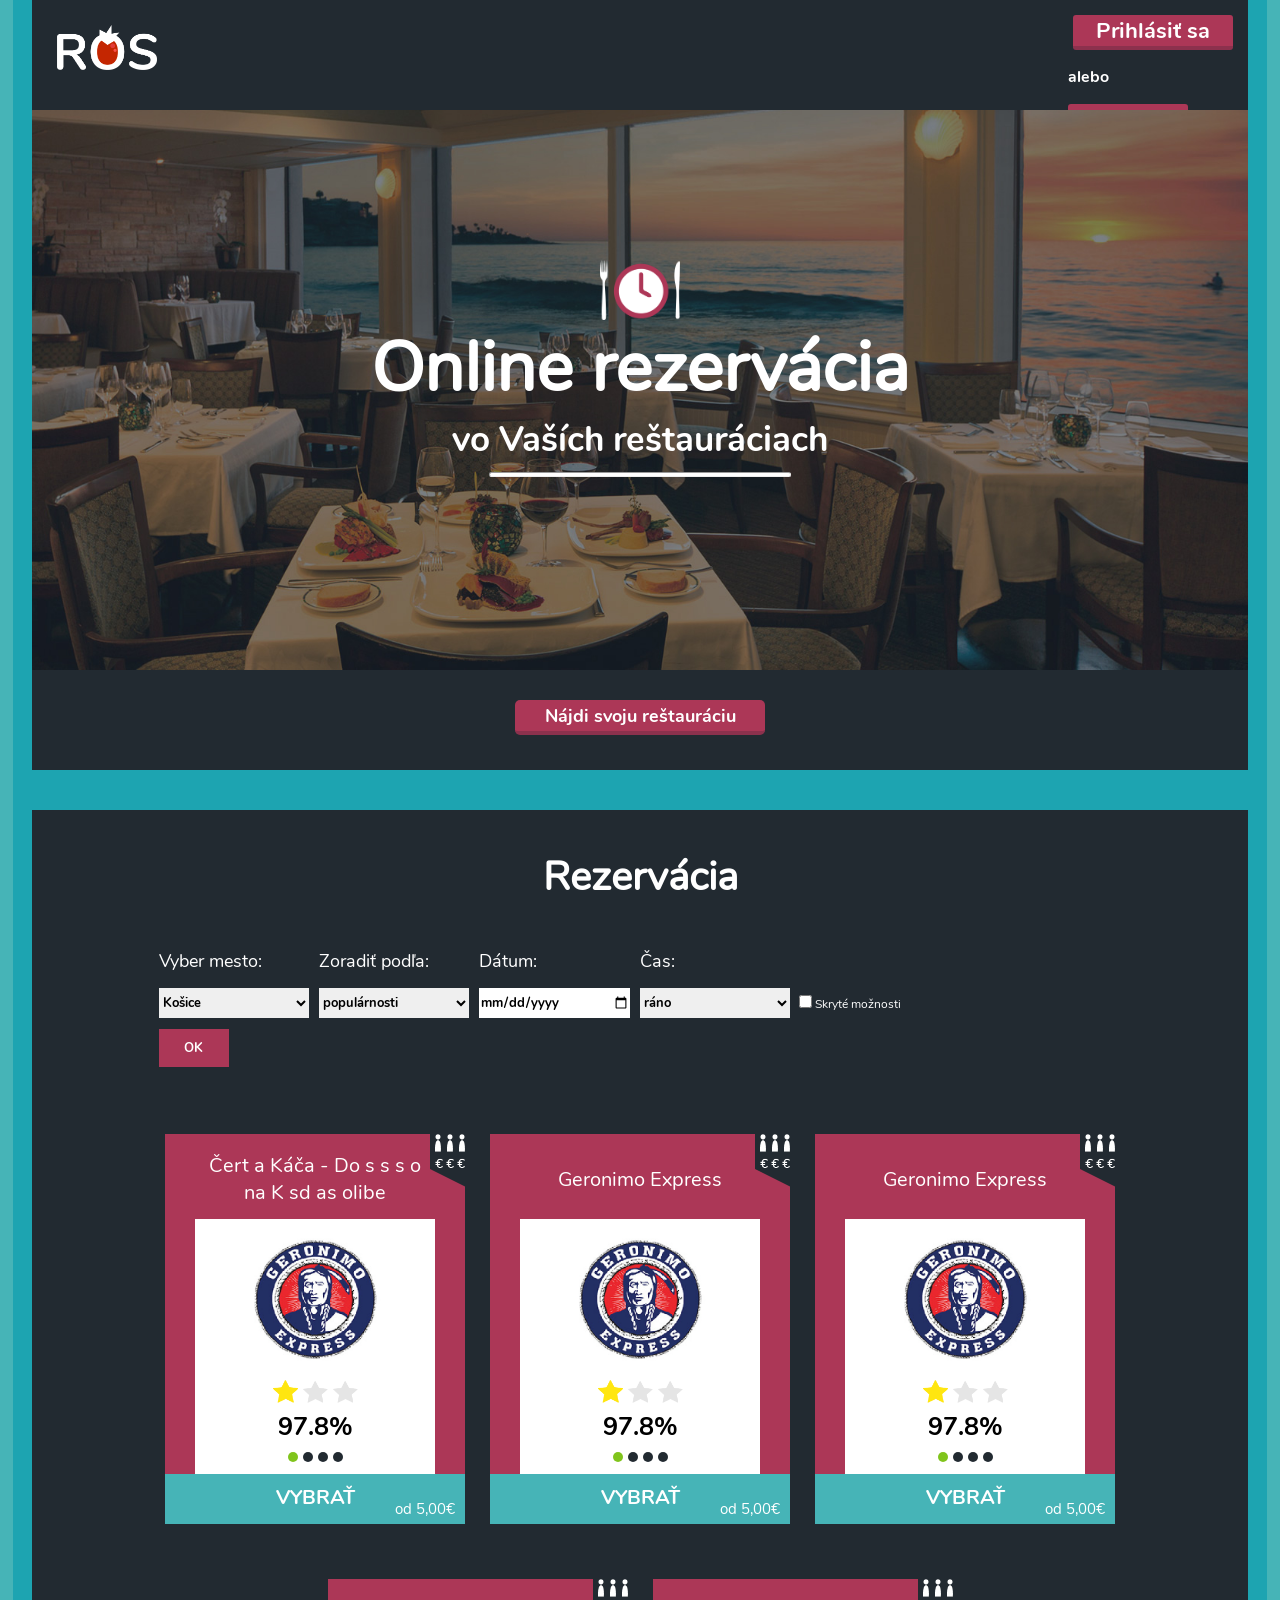
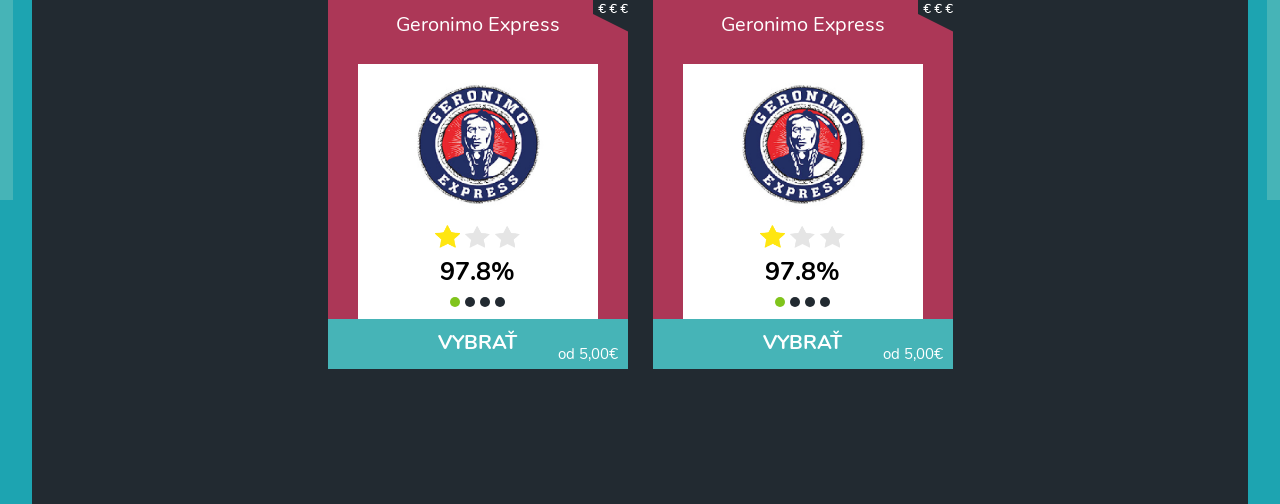
<file: frontend/index.html>
<!DOCTYPE html>
<html lang="sk">

<head>
    <meta charset="UTF-8">
    <title>ROS</title>
	<link rel="icon" href="obr/icon.png">
    <link href="style.css" rel="stylesheet">
	<meta name="viewport" content="width=device-width, initial-scale=1.0">
</head>
<body class="homepageCustomer">
<div class="leftWall"></div>

<!--
< HOME PAGE
-->
<div class="wrapHomePage">
	<header>
		<div class="logo"></div>
		<div class="wrapLoginForms">
			<input type="button" class="loginButton" onClick="loginWindow()"value="Prihlásiť sa">
			<p class="txt">alebo</p>
			<input type="button" class="registerButton" onClick="registerHubWindow()" value="Registrovať sa">
		</div>
	</header>

	<article>
		<div class="iconRestaurant"></div>
		<h1>Online rezervácia</h1>
		<p class="h1">vo Vaších reštauráciach</p>
		<hr>
	</article>

	<section class="findRestaurant">
		<input type="button" class="findRestaurantButton" value="Nájdi svoju reštauráciu">
	</section>
</div>

<!--
> HOME PAGE
-->

<!--
< LOGIN LOGOUT
-->	

	<section id="login">
		<div id="exit" onClick="exit()">X</div>
		<p class="loginHead">Prihlásenie</p>
		<form class="login">
		
		<div class="loginWrap">
			<label class="loginLabel">Meno alebo e-mailová adresa :</label><br>
			<input class="loginInput" type="text"><br>
			<label class="loginLabel">Heslo :</label><br>
			<input class="loginInput" type="password"><br>
		</div>
			<input class="loginSubmit" type="submit" value="Prihlásiť sa">
		</form>
	</section>
	
	<section id="registerHub">
		<div id="exit" onClick="exit()">X</div>
	
		<p class="registerHubHead">Registrovať sa</p>
		<div class="leftReg">
			<p class="regText" onClick="registerCustomer()">
			<a href="registercustomer.html">Ako zákazník</a></p>
		</div>

		<div class="rightReg">
			<p class="regText" onClick="registerCompany()">
			<a href="registercompany.html">Ako majiteľ reštaurácie</a></p>
		</div>	
	</section>
	

	<section id="search">
			<h3>Rezervácia</h3>
	<div class="wrapWholeForm">		
		<div class="wrapFirstForm">	
			<div class="wrapFormSearch">
				<label for="cities" class="searchLabel">Vyber mesto:</label><br>
				<select id="cities" class="searchInput">
				  <option value="kosice" selected>Košice</option>
				  <option value="bratislava">Bratislava</option>
				  <option value="presov">Prešov</option>
				  <option value="poprad">Poprad</option>
				</select>
			</div>
			
			<div class="wrapFormSearch">
				<label for="sort" class="searchLabel">Zoradiť podľa:</label><br>
				<select id="sort" class="searchInput">
				  <option value="kosice" selected>populárnosti</option>
				  <option value="abecedne">abecedne</option>
				  <option value="ceny">ceny</option>
				  <option value="hodnotenia">hodnotenia</option>
				</select>
			</div>
			
			<div class="wrapFormSearch">
				<label class="searchLabel">Dátum:</label><br>
				<input type="date" class="searchInput">
			</div>
			
			
			<div class="wrapFormSearch">
				<label for="time" class="searchLabel">Čas:</label><br>
				<select id="time" class="searchInput">
				  <option value="rano" selected>ráno</option>
				  <option value="doobedu">doobedu</option>
				  <option value="naobed">na obed</option>
				  <option value="poobede">poobede</option>
				  <option value="vecer">večer</option>
				</select>
			</div>

			<div class="wrapFormSearchCheckBox">
				<input type="checkbox" onchange="clickCheckBoxReservation()"><p class="optionText">Skryté možnosti</p>
			</div>
		</div>	
		<div class="wrapSecondForm" id="visibleForm">	
			<div class="wrapFormSearch">
				<label for="filter" class="searchLabel">Filter:</label><br>
				<select id="filter" class="searchInput">
				  <option value="sdetmi" selected>s detmi</option>
				  <option value="skocikom">s kocikom</option>
				  <option value="wifi">wifi</option>
				  <option value="romantika">romantika</option>
				</select>
			</div>
			
			<div class="wrapFormSearch">
				<label class="searchLabel" class="searchLabel">Hľadať:</label><br>
				<input type="text" class="searchInputSearch">
			</div>
		</div>	
		
			<div class="wrapFormSearchSubmit">
				<input type="submit" class="searchSubmit" value="OK">
			</div>
	</div>
	
	
	<div class="wrapRestaurants">
	
			
			<section class="infoRestaurant">
				<div class="peopleAndPriceSpace">
				</div>
				
					<div class="groupPeople">
						<div class="person">
						</div>
						<div class="person">
						</div>
						<div class="person">
						</div>
					</div>
					
					<div class="groupPrice">
						<div class="price">
						</div>
						<div class="price">
						</div>
						<div class="price">
						</div>
					</div>
				<p class="nameRestaurant">Čert a Káča - Do s s s o na K sd as olibe
</p>
				
				<div class="whiteWrap">
					<div class="logoRestaurant"></div>
				
					<div class="groupStars">
						<div class="star staryellow">
						</div>
						<div class="star">
						</div>
						<div class="star">
						</div>
					</div>
					
					<p class="percent">97.8%</p>
					
					 <div class="groupCircles">
					 
						<div class="circle circlegreen">
						</div>
						<div class="circle">
						</div>
						<div class="circle">
						</div>
						<div class="circle">
						</div>
					 
					 </div>
					
				</div>
				
				<div class="cyanWrap">
					<p class="chooseText">VYBRAŤ</p>
					<p class="fromPrice">od 5,00€</p>
				</div>
				
			</section>
	<section class="infoRestaurant">
				<div class="peopleAndPriceSpace">
				</div>
				
					<div class="groupPeople">
						<div class="person">
						</div>
						<div class="person">
						</div>
						<div class="person">
						</div>
					</div>
					
					<div class="groupPrice">
						<div class="price">
						</div>
						<div class="price">
						</div>
						<div class="price">
						</div>
					</div>
				<p class="nameRestaurant">Geronimo Express</p>
				
				<div class="whiteWrap">
					<div class="logoRestaurant"></div>
				
					<div class="groupStars">
						<div class="star staryellow">
						</div>
						<div class="star">
						</div>
						<div class="star">
						</div>
					</div>
					
					<p class="percent">97.8%</p>
					
					 <div class="groupCircles">
					 
						<div class="circle circlegreen">
						</div>
						<div class="circle">
						</div>
						<div class="circle">
						</div>
						<div class="circle">
						</div>
					 
					 </div>
					
				</div>
				
				<div class="cyanWrap">
					<p class="chooseText">VYBRAŤ</p>
					<p class="fromPrice">od 5,00€</p>
				</div>
				
			</section>
			<section class="infoRestaurant">
				<div class="peopleAndPriceSpace">
				</div>
				
					<div class="groupPeople">
						<div class="person">
						</div>
						<div class="person">
						</div>
						<div class="person">
						</div>
					</div>
					
					<div class="groupPrice">
						<div class="price">
						</div>
						<div class="price">
						</div>
						<div class="price">
						</div>
					</div>
				<p class="nameRestaurant">Geronimo Express</p>
				
				<div class="whiteWrap">
					<div class="logoRestaurant"></div>
				
					<div class="groupStars">
						<div class="star staryellow">
						</div>
						<div class="star">
						</div>
						<div class="star">
						</div>
					</div>
					
					<p class="percent">97.8%</p>
					
					 <div class="groupCircles">
					 
						<div class="circle circlegreen">
						</div>
						<div class="circle">
						</div>
						<div class="circle">
						</div>
						<div class="circle">
						</div>
					 
					 </div>
					
				</div>
				
				<div class="cyanWrap">
					<p class="chooseText">VYBRAŤ</p>
					<p class="fromPrice">od 5,00€</p>
				</div>
				
			</section>
	<section class="infoRestaurant">
				<div class="peopleAndPriceSpace">
				</div>
				
					<div class="groupPeople">
						<div class="person">
						</div>
						<div class="person">
						</div>
						<div class="person">
						</div>
					</div>
					
					<div class="groupPrice">
						<div class="price">
						</div>
						<div class="price">
						</div>
						<div class="price">
						</div>
					</div>
				<p class="nameRestaurant">Geronimo Express</p>
				
				<div class="whiteWrap">
					<div class="logoRestaurant"></div>
				
					<div class="groupStars">
						<div class="star staryellow">
						</div>
						<div class="star">
						</div>
						<div class="star">
						</div>
					</div>
					
					<p class="percent">97.8%</p>
					
					 <div class="groupCircles">
					 
						<div class="circle circlegreen">
						</div>
						<div class="circle">
						</div>
						<div class="circle">
						</div>
						<div class="circle">
						</div>
					 
					 </div>
					
				</div>
				
				<div class="cyanWrap">
					<p class="chooseText">VYBRAŤ</p>
					<p class="fromPrice">od 5,00€</p>
				</div>
				
			</section>
			<section class="infoRestaurant">
				<div class="peopleAndPriceSpace">
				</div>
				
					<div class="groupPeople">
						<div class="person">
						</div>
						<div class="person">
						</div>
						<div class="person">
						</div>
					</div>
					
					<div class="groupPrice">
						<div class="price">
						</div>
						<div class="price">
						</div>
						<div class="price">
						</div>
					</div>
				<p class="nameRestaurant">Geronimo Express</p>
				
				<div class="whiteWrap">
					<div class="logoRestaurant"></div>
				
					<div class="groupStars">
						<div class="star staryellow">
						</div>
						<div class="star">
						</div>
						<div class="star">
						</div>
					</div>
					
					<p class="percent">97.8%</p>
					
					 <div class="groupCircles">
					 
						<div class="circle circlegreen">
						</div>
						<div class="circle">
						</div>
						<div class="circle">
						</div>
						<div class="circle">
						</div>
					 
					 </div>
					
				</div>
				
				<div class="cyanWrap">
					<p class="chooseText">VYBRAŤ</p>
					<p class="fromPrice">od 5,00€</p>
				</div>
				
			</section>
	</div>









<!--
LOGIN LOGOUT >
-->		
	
	
	
<div class="rightWall"></div>


    <script src="js/app.js"></script>
</body>
</html>
</file>
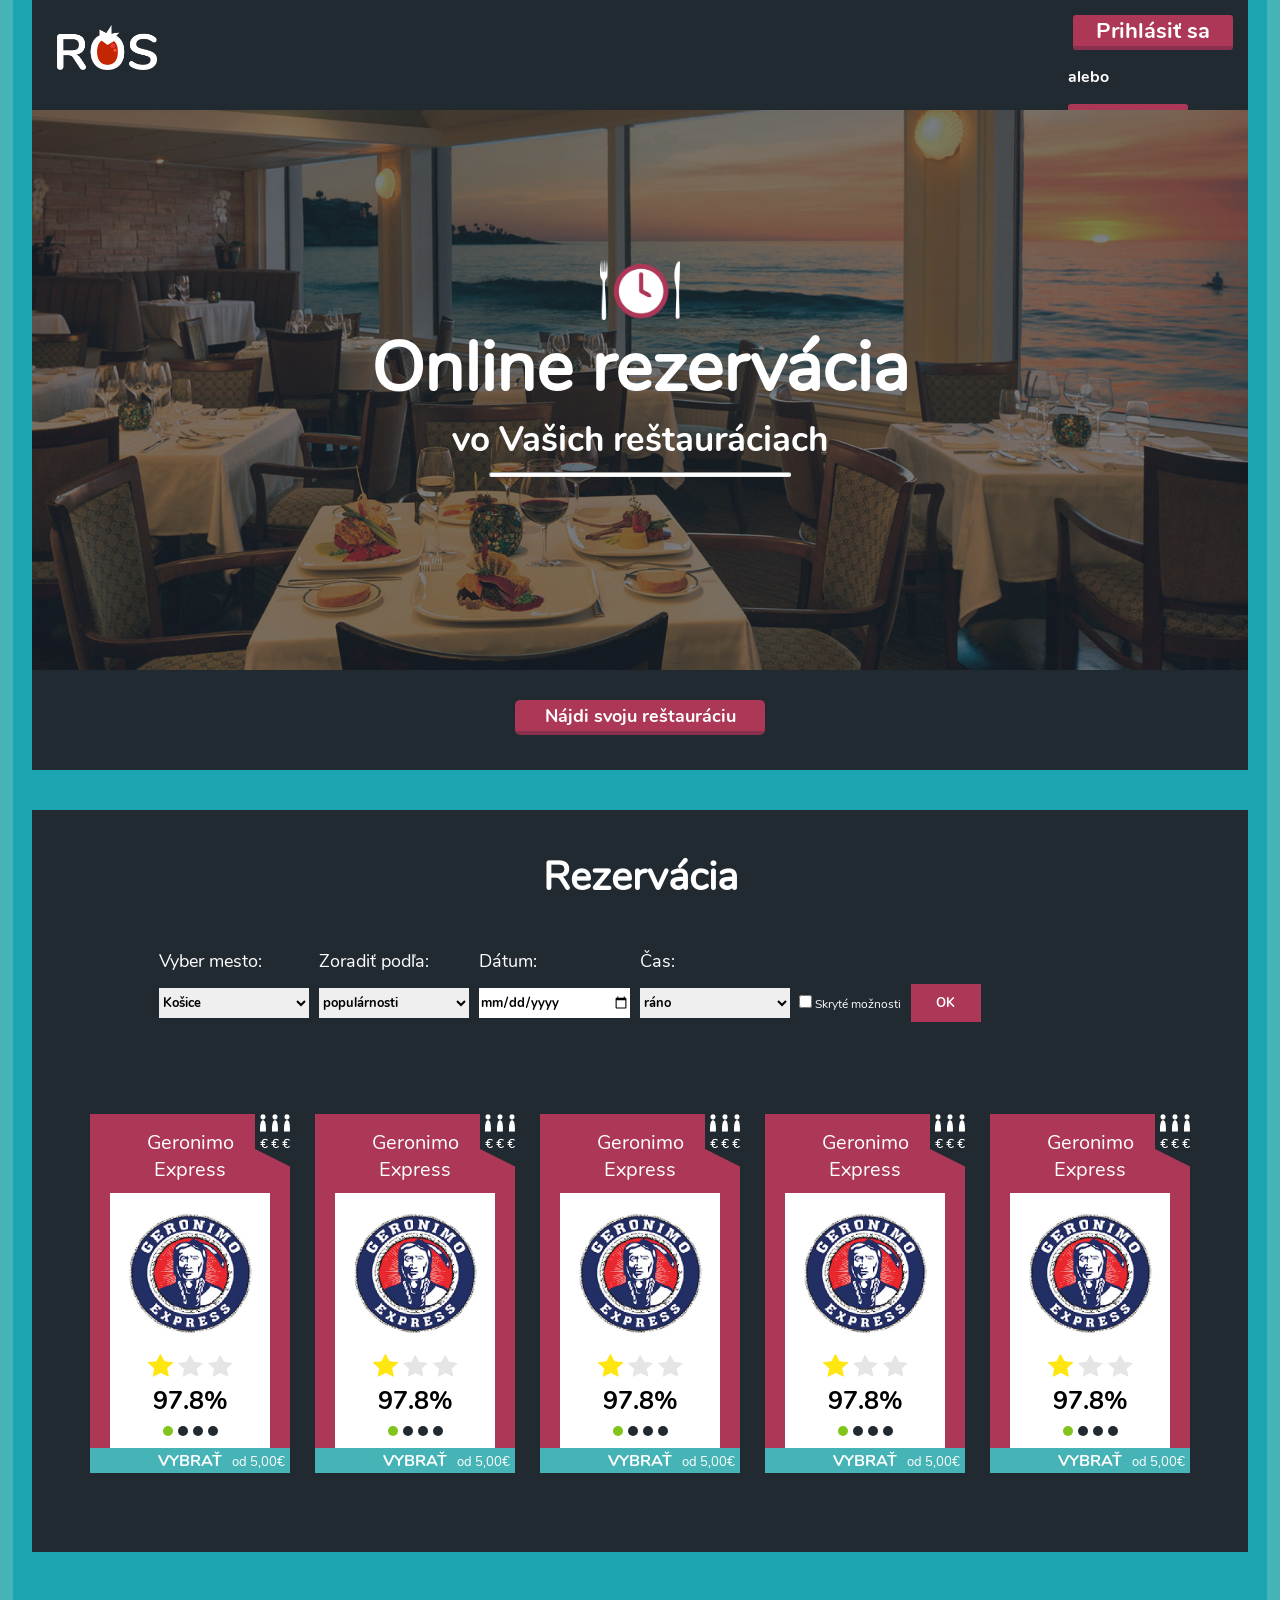
<file: web/frontend/index.html>
<!DOCTYPE html>
<html lang="sk">

<head>
    <meta charset="UTF-8">
    <meta name="viewport" content="width=device-width, initial-scale=1.0">
    <title>ROS</title>
	<link rel="icon" href="obr/icon.png">
    <link href="styles.css" rel="stylesheet">
</head>
<body class="homepageCustomer">
<div class="leftWall"></div>

<!--
< HOME PAGE
-->
<div class="wrapHomePage">
	<header>
		<div class="logo"></div>
		<div class="wrapLoginForms">
			<input type="button" class="loginButton" onClick="loginWindow()"value="Prihlásiť sa">
			<p class="txt">alebo</p>
			<input type="button" class="registerButton" onClick="registerHubWindow()" value="Registrovať sa">
		</div>
	</header>

	<article>
		<div class="iconRestaurant"></div>
		<h1>Online rezervácia</h1>
		<p class="h1">vo Vašich reštauráciach</p>
		<hr>
	</article>

	<section class="findRestaurant">
		<input type="button" class="findRestaurantButton" value="Nájdi svoju reštauráciu">
	</section>
</div>

<!--
> HOME PAGE
-->

<!--
< LOGIN LOGOUT
-->

	<section id="login">
		<div id="exit" onClick="exit()">X</div>
		<p class="loginHead">Prihlásenie</p>
		<form class="login">

		<div class="loginWrap">
			<label class="loginLabel">Meno alebo e-mailová adresa :</label><br>
			<input class="loginInput" type="text"><br>
			<label class="loginLabel">Heslo :</label><br>
			<input class="loginInput" type="password"><br>
		</div>
			<input class="loginSubmit" type="submit" value="Prihlásiť sa">
		</form>
	</section>

	<section id="registerHub">
		<div id="exit" onClick="exit()">X</div>

		<p class="registerHubHead">Registrovať sa</p>
		<div class="leftReg">
			<p class="regText" onClick="registerCustomer()">Ako zákazník</p>
		</div>

		<div class="rightReg">
			<p class="regText" onClick="registerCompany()">Ako firma</p>
		</div>
	</section>


	<section id="registerCustomer">
		<div id="exit" onClick="exit()">X</div>
		<p class="loginHead">Registrácia zákazníka</p>
		<form class="registerCustomer">

		<div class="regWrapLeft">
			<label class="regLabel">Meno :</label><br>
			<input class="regInput" type="text"><br>

			<label class="regLabel">Priezvisko :</label><br>
			<input class="regInput" type="text"><br>

			<label class="regLabel">E-mailová adresa :</label><br>
			<input class="regInput" type="text"><br>
		</div>
		<div class="regWrapRight">

			<label class="regLabel">Telefónne číslo :</label><br>
			<input class="regInput" type="text"><br>

			<label class="regLabel">Heslo :</label><br>
			<input class="regInput" type="password"><br>

			<label class="regLabel">Potvrdenie hesla :</label><br>
			<input class="regInput" type="password"><br>
		</div>
			<input class="regSubmit" type="submit" value="Registrovať sa">
		</form>
	</section>


	<section id="registerCompany">
		<div id="exit" onClick="exit()">X</div>
		<p class="loginHead">Registrácia firmy</p>
		<form class="registerCompany" >
		<div class="regWrapLeft">
			<label class="regLabel">Meno :</label><br>
			<input class="regInput" type="text"><br>

			<label class="regLabel">Priezvisko :</label><br>
			<input class="regInput" type="text"><br>

			<label class="regLabel">E-mailová adresa :</label><br>
			<input class="regInput" type="text"><br>

		</div>
		<div class="regWrapRight">

			<label class="regLabel">Telefónne číslo :</label><br>
			<input class="regInput" type="text"><br>

			<label class="regLabel">Heslo :</label><br>
			<input class="regInput" type="password"><br>

			<label class="regLabel">Potvrdenie hesla :</label><br>
			<input class="regInput" type="password"><br>
		</div>
			<div class="inv" onClick="registerCompanyNext()">
				<input class="regSubmit" type="submit" value="Ďalej" disabled="disabled">
			</div>
		</form>
	</section>


	<section id="registerCompanyNext">
		<div id="exit" onClick="exit()">X</div>
		<p class="loginHead">Registrácia zamestnancov</p>
		<form class="registerCompanyNext">
		<div class="regWrapLeft">
			<label class="regLabel">Zamestnanec č.1 :</label><br>
			<input class="regInput" type="text" placeholder="E-mailová adresa zamestnanca"><br>

			<label class="regLabel">Čašník</label>
			<input type="checkbox">
			<label class="regLabel">Kuchyňa</label>
			<input type="checkbox">
			<label class="regLabel">Majiteľ</label>
			<input type="checkbox">

			<br><br>

			<label class="regLabel">Zamestnanec č.2 :</label><br>
			<input class="regInput" type="text" placeholder="E-mailová adresa zamestnanca"><br>

			<label class="regLabel">Čašník</label>
			<input type="checkbox">
			<label class="regLabel">Kuchyňa</label>
			<input type="checkbox">
			<label class="regLabel">Majiteľ</label>
			<input type="checkbox">


		</div>
		<div class="regWrapRight">

			<label class="regLabel">Zamestnanec č.3 :</label><br>
			<input class="regInput" type="text" placeholder="E-mailová adresa zamestnanca"><br>

			<label class="regLabel">Čašník</label>
			<input type="checkbox">
			<label class="regLabel">Kuchyňa</label>
			<input type="checkbox">
			<label class="regLabel">Majiteľ</label>
			<input type="checkbox">

			<br><br>

			<label class="regLabel">Zamestnanec č.4 :</label><br>
			<input class="regInput" type="text" placeholder="E-mailová adresa zamestnanca"><br>

			<label class="regLabel">Čašník</label>
			<input type="checkbox">
			<label class="regLabel">Kuchyňa</label>
			<input type="checkbox">
			<label class="regLabel">Majiteľ</label>
			<input type="checkbox">

		</div>

			<div class="inv" onClick="registerCompanyNext2()">
				<input class="regSubmit" type="submit" value="Ďalej" disabled="disabled">
			</div>

		</form>
	</section>





	<section id="registerCompanyNext2">
		<div id="exit" onClick="exit()">X</div>
		<p class="loginHead">Ďakujeme za Vašu registráciu</p>
		<form class="registerCompanyNext2">
			<p class="regLabel">O ďalšom postupe Vás budeme informovať e-mailom</p>


			<div class="inv" onClick="exit()">
				<input class="regSubmit" type="submit" value="OK" disabled="disabled">
			</div>

		</form>
	</section>

	<section id="reservation">
			<h3>Rezervácia</h3>
	<div class="wrapWholeForm">
		<div class="wrapFirstForm">
			<div class="wrapFormReservation">
				<label for="cities" class="reservationLabel">Vyber mesto:</label><br>
				<select id="cities" class="reservationInput">
				  <option value="kosice" selected>Košice</option>
				  <option value="bratislava">Bratislava</option>
				  <option value="presov">Prešov</option>
				  <option value="poprad">Poprad</option>
				</select>
			</div>

			<div class="wrapFormReservation">
				<label for="sort" class="reservationLabel">Zoradiť podľa:</label><br>
				<select id="sort" class="reservationInput">
				  <option value="kosice" selected>populárnosti</option>
				  <option value="abecedne">abecedne</option>
				  <option value="ceny">ceny</option>
				  <option value="hodnotenia">hodnotenia</option>
				</select>
			</div>

			<div class="wrapFormReservation">
				<label class="reservationLabel">Dátum:</label><br>
				<input type="date" class="reservationInput">
			</div>


			<div class="wrapFormReservation">
				<label for="time" class="reservationLabel">Čas:</label><br>
				<select id="time" class="reservationInput">
				  <option value="rano" selected>ráno</option>
				  <option value="doobedu">doobedu</option>
				  <option value="naobed">na obed</option>
				  <option value="poobede">poobede</option>
				  <option value="vecer">večer</option>
				</select>
			</div>

			<div class="wrapFormReservationCheckBox">
				<input type="checkbox" onchange="clickCheckBoxReservation()"><p class="optionText">Skryté možnosti</p>
			</div>

			<div class="wrapFormReservationSubmit">
				<input type="submit" class="reservationSubmit" value="OK">
			</div>
			<br>
			<br>
		</div>
		<div class="wrapSecondForm" id="visibleForm">
			<div class="wrapFormReservation">
				<label for="filter" class="reservationLabel">Filter:</label><br>
				<select id="filter" class="reservationInput">
				  <option value="sdetmi" selected>s detmi</option>
				  <option value="skocikom">s kocikom</option>
				  <option value="wifi">wifi</option>
				  <option value="romantika">romantika</option>
				</select>
			</div>

			<div class="wrapFormReservation">
				<label class="reservationLabel" class="reservationLabel">Hľadať:</label><br>
				<input type="text" class="reservationInputSearch">
			</div>
		</div>
	</div>


	<div class="wrapRestaurants">


			<section class="infoRestaurant">
				<div class="peopleAndPriceSpace">
				</div>

					<div class="groupPeople">
						<div class="person">
						</div>
						<div class="person">
						</div>
						<div class="person">
						</div>
					</div>

					<div class="groupPrice">
						<div class="price">
						</div>
						<div class="price">
						</div>
						<div class="price">
						</div>
					</div>
				<p class="nameRestaurant">Geronimo Express</p>

				<div class="whiteWrap">
					<div class="logoRestaurant"></div>

					<div class="groupStars">
						<div class="star staryellow">
						</div>
						<div class="star">
						</div>
						<div class="star">
						</div>
					</div>

					<p class="percent">97.8%</p>

					 <div class="groupCircles">

						<div class="circle circlegreen">
						</div>
						<div class="circle">
						</div>
						<div class="circle">
						</div>
						<div class="circle">
						</div>

					 </div>

				</div>

				<div class="cyanWrap">
					<p class="chooseText">VYBRAŤ</p>
					<p class="fromPrice">od 5,00€</p>
				</div>

			</section>
	<section class="infoRestaurant">
				<div class="peopleAndPriceSpace">
				</div>

					<div class="groupPeople">
						<div class="person">
						</div>
						<div class="person">
						</div>
						<div class="person">
						</div>
					</div>

					<div class="groupPrice">
						<div class="price">
						</div>
						<div class="price">
						</div>
						<div class="price">
						</div>
					</div>
				<p class="nameRestaurant">Geronimo Express</p>

				<div class="whiteWrap">
					<div class="logoRestaurant"></div>

					<div class="groupStars">
						<div class="star staryellow">
						</div>
						<div class="star">
						</div>
						<div class="star">
						</div>
					</div>

					<p class="percent">97.8%</p>

					 <div class="groupCircles">

						<div class="circle circlegreen">
						</div>
						<div class="circle">
						</div>
						<div class="circle">
						</div>
						<div class="circle">
						</div>

					 </div>

				</div>

				<div class="cyanWrap">
					<p class="chooseText">VYBRAŤ</p>
					<p class="fromPrice">od 5,00€</p>
				</div>

			</section>
			<section class="infoRestaurant">
				<div class="peopleAndPriceSpace">
				</div>

					<div class="groupPeople">
						<div class="person">
						</div>
						<div class="person">
						</div>
						<div class="person">
						</div>
					</div>

					<div class="groupPrice">
						<div class="price">
						</div>
						<div class="price">
						</div>
						<div class="price">
						</div>
					</div>
				<p class="nameRestaurant">Geronimo Express</p>

				<div class="whiteWrap">
					<div class="logoRestaurant"></div>

					<div class="groupStars">
						<div class="star staryellow">
						</div>
						<div class="star">
						</div>
						<div class="star">
						</div>
					</div>

					<p class="percent">97.8%</p>

					 <div class="groupCircles">

						<div class="circle circlegreen">
						</div>
						<div class="circle">
						</div>
						<div class="circle">
						</div>
						<div class="circle">
						</div>

					 </div>

				</div>

				<div class="cyanWrap">
					<p class="chooseText">VYBRAŤ</p>
					<p class="fromPrice">od 5,00€</p>
				</div>

			</section>
	<section class="infoRestaurant">
				<div class="peopleAndPriceSpace">
				</div>

					<div class="groupPeople">
						<div class="person">
						</div>
						<div class="person">
						</div>
						<div class="person">
						</div>
					</div>

					<div class="groupPrice">
						<div class="price">
						</div>
						<div class="price">
						</div>
						<div class="price">
						</div>
					</div>
				<p class="nameRestaurant">Geronimo Express</p>

				<div class="whiteWrap">
					<div class="logoRestaurant"></div>

					<div class="groupStars">
						<div class="star staryellow">
						</div>
						<div class="star">
						</div>
						<div class="star">
						</div>
					</div>

					<p class="percent">97.8%</p>

					 <div class="groupCircles">

						<div class="circle circlegreen">
						</div>
						<div class="circle">
						</div>
						<div class="circle">
						</div>
						<div class="circle">
						</div>

					 </div>

				</div>

				<div class="cyanWrap">
					<p class="chooseText">VYBRAŤ</p>
					<p class="fromPrice">od 5,00€</p>
				</div>

			</section>
			<section class="infoRestaurant">
				<div class="peopleAndPriceSpace">
				</div>

					<div class="groupPeople">
						<div class="person">
						</div>
						<div class="person">
						</div>
						<div class="person">
						</div>
					</div>

					<div class="groupPrice">
						<div class="price">
						</div>
						<div class="price">
						</div>
						<div class="price">
						</div>
					</div>
				<p class="nameRestaurant">Geronimo Express</p>

				<div class="whiteWrap">
					<div class="logoRestaurant"></div>

					<div class="groupStars">
						<div class="star staryellow">
						</div>
						<div class="star">
						</div>
						<div class="star">
						</div>
					</div>

					<p class="percent">97.8%</p>

					 <div class="groupCircles">

						<div class="circle circlegreen">
						</div>
						<div class="circle">
						</div>
						<div class="circle">
						</div>
						<div class="circle">
						</div>

					 </div>

				</div>

				<div class="cyanWrap">
					<p class="chooseText">VYBRAŤ</p>
					<p class="fromPrice">od 5,00€</p>
				</div>

			</section>
	</div>









<!--
LOGIN LOGOUT >
-->



<div class="rightWall"></div>


    <script src="js/app.js"></script>
</body>
</html>
</file>
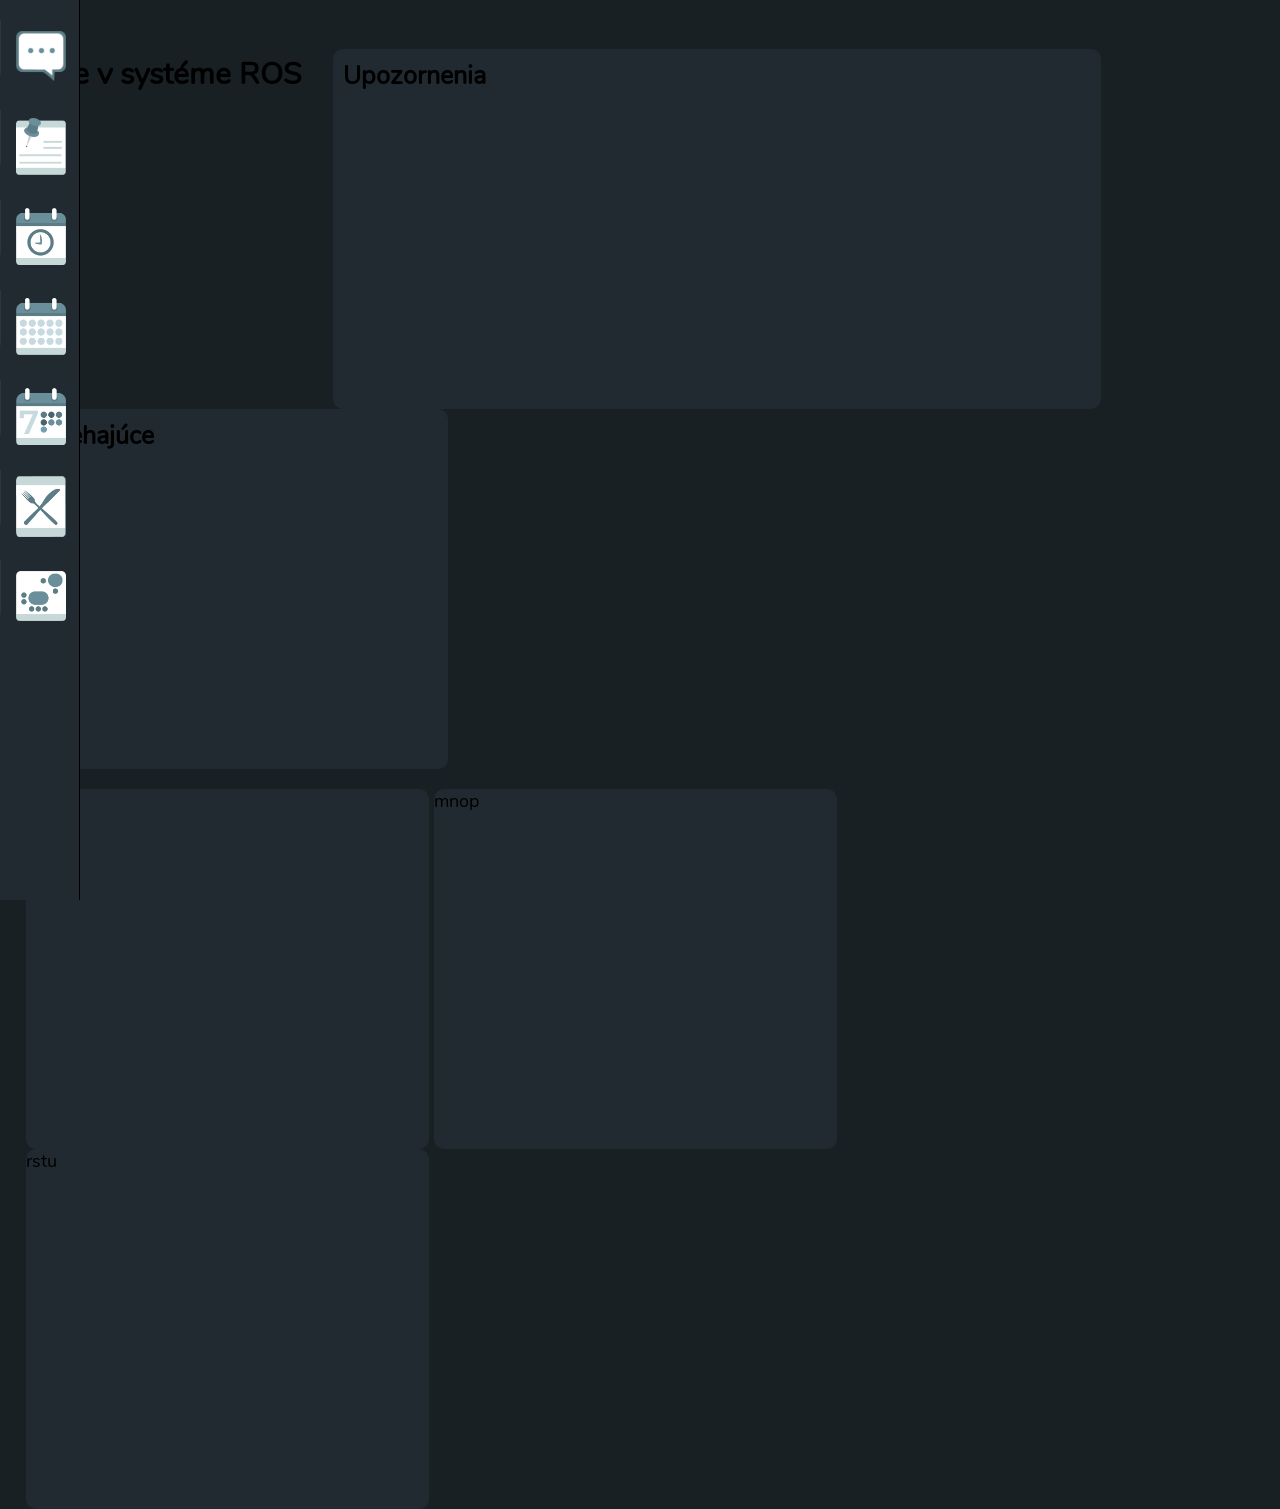
<file: frontend/profilecompany.html>
<!DOCTYPE html>
<html lang="sk">

<head>
    <meta charset="UTF-8">
    <title>ROS</title>
	<link rel="icon" href="obr/icon.png">
    <link href="style.css" rel="stylesheet">
	<meta name="viewport" content="width=device-width, initial-scale=1.0">
</head>
<body class="systemCompany">
	
<div class="wrapMenu">
	<nav class="menu">
		<ul class="ulMenu">
			<li class="liMenu">
				<a class="aMenu" href="#">
					<p class="menuText">Upozornenia</p>
					<div class="picMessage"></div>
				</a>
			</li>
			
			<li class="liMenu">
				<a class="aMenu" href="#">
					<p class="menuText">Pripnuté objednávky</p>
					<div class="picPinned"></div>
				</a>
			</li>
			
			<li class="liMenu">
				<a class="aMenu" href="#">
					<p class="menuText">Dnešné objednávky</p>
					<div class="picOrders"></div>
				</a>
			</li>
			
			<li class="liMenu">
				<a class="aMenu" href="#">
					<p class="menuText">Kalendár</p>
					<div class="picCalendar"></div>
				</a>
			</li>
			
			<li class="liMenu">
				<a class="aMenu" href="#">
					<p class="menuText">Týždenná obsadenosť</p>
					<div class="picWeekly"></div>
				</a>
			</li>
			
			<li class="liMenu">
				<a class="aMenu" href="#">
					<p class="menuText">Jedálny lístok</p>
					<div class="picMenu"></div>
				</a>
			</li>
			
			<li class="liMenu">
				<a class="aMenu" href="#">
					<p class="menuText">Reštaurácia</p>
					<div class="picRestaurant"></div>
				</a>
			</li>			
			
		</ul>
	</nav>
</div>

<section class="afterLogin">
		<h4 class="categoryText">Vitajte v systéme ROS</h4>
		<div class="twoThirdContainer">
			<h5 class="headTextContainer">Upozornenia</h5>
			
		</div>
		
		<div class="thirdContainer">
			<h5 class="headTextContainer">Prebiehajúce</h5>
			
		</div>
		
		
		<br>
		<div class="wrapContainers">
			<div class="thirdContainer">ijkl</div>
			<div class="thirdContainer">mnop</div>
			<div class="thirdContainer">rstu</div>
		</div>


</section>



    <script src="js/app.js"></script>
</body>
</html>
</file>
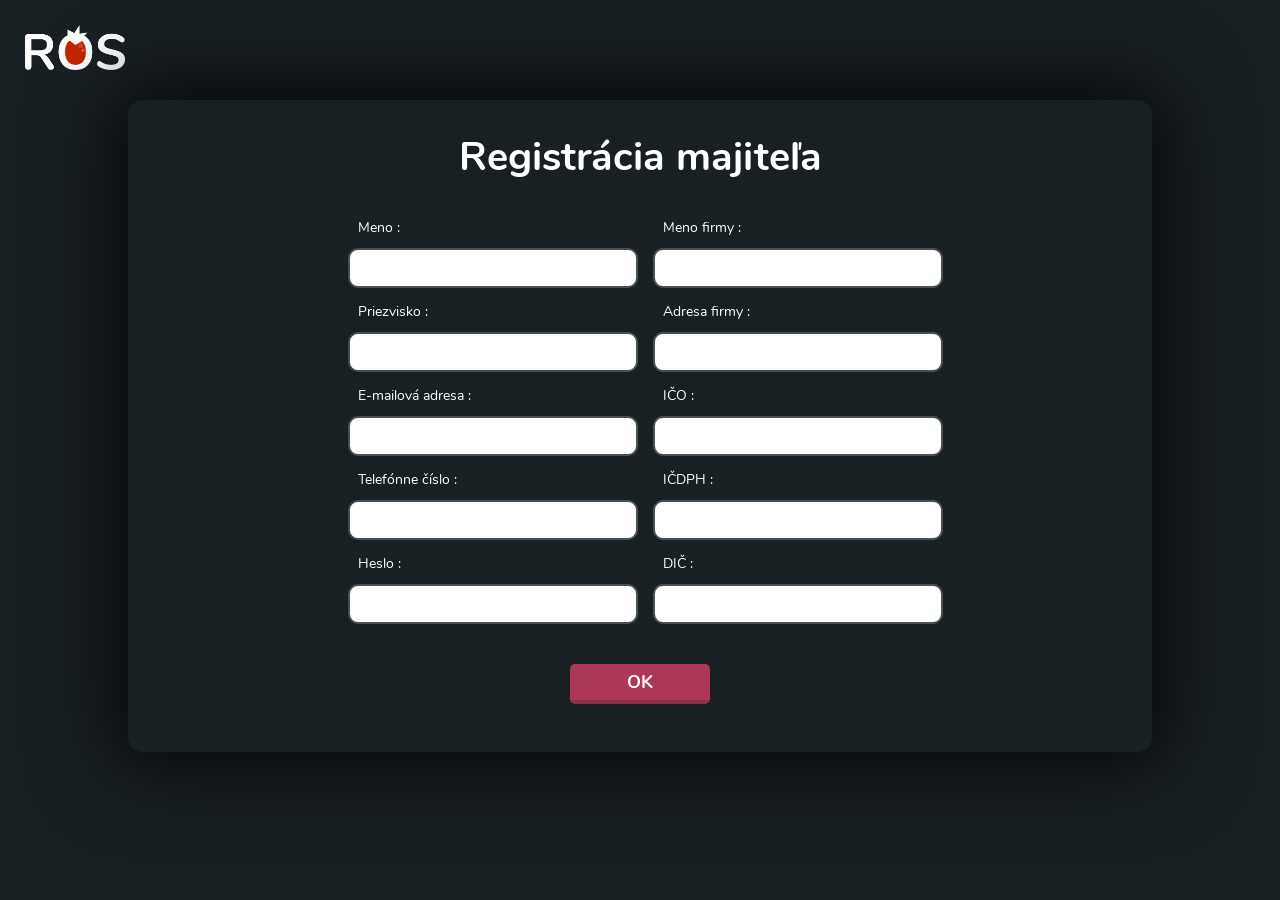
<file: frontend/registercompany.html>
<!DOCTYPE html>
<html lang="sk">

<head>
    <meta charset="UTF-8">
    <title>ROS</title>
	<link rel="icon" href="obr/icon.png">
    <link href="style.css" rel="stylesheet">
	<meta name="viewport" content="width=device-width, initial-scale=1.0">
</head>
<body class="systemCompany">

<!--
< HOME PAGE
-->
<div class="wrapHomePage">
		<div class="logo"></div>
	
	<section id="registerCompany">
		<p class="loginHead">Registrácia majiteľa</p>
		<form class="registerCompany" onSubmit="registerCompany()">
		<div class="regWrapLeft">
			<label class="regLabel">Meno :</label><br>
			<input class="regInput" type="text"><br>
			
			<label class="regLabel">Priezvisko :</label><br>
			<input class="regInput" type="text"><br>
			
			<label class="regLabel">E-mailová adresa :</label><br>
			<input class="regInput" type="text"><br>
			
			<label class="regLabel">Telefónne číslo :</label><br>
			<input class="regInput" type="text"><br>
			
			<label class="regLabel">Heslo :</label><br>
			<input class="regInput" type="password"><br>
		
		</div>
		<div class="regWrapRight">	
			<label class="regLabel">Meno firmy :</label><br>
			<input class="regInput" type="text"><br>
			
			<label class="regLabel">Adresa firmy :</label><br>
			<input class="regInput" type="text"><br>
		
			<label class="regLabel">IČO :</label><br>
			<input class="regInput" type="text"><br>
			
			<label class="regLabel">IČDPH :</label><br>
			<input class="regInput" type="text"><br>
			
			<label class="regLabel">DIČ :</label><br>
			<input class="regInput" type="text"><br>
			
		</div>
				<input class="regSubmit" type="submit" value="OK">
			<br>
			<br>
			
		</form>
	</section>
	

    <script src="js/app.js"></script>
</body>
</html>
</file>
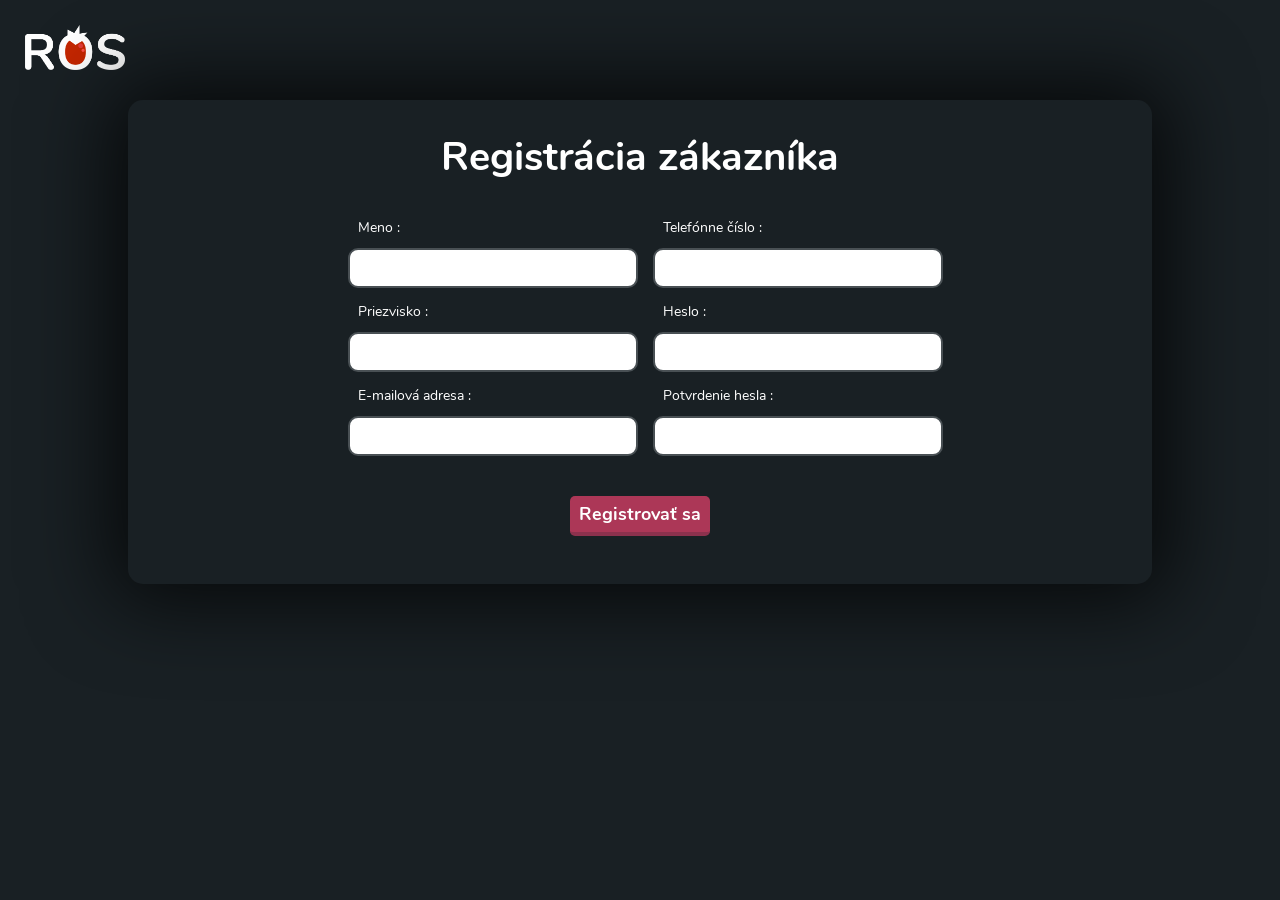
<file: frontend/registercustomer.html>
<!DOCTYPE html>
<html lang="sk">

<head>
    <meta charset="UTF-8">
    <title>ROS</title>
	<link rel="icon" href="obr/icon.png">
    <link href="style.css" rel="stylesheet">
	<meta name="viewport" content="width=device-width, initial-scale=1.0">
</head>
<body class="systemCompany">

<!--
< HOME PAGE
-->
<div class="wrapHomePage">
		<div class="logo"></div>
	
	<section id="registerCustomer">
		<p class="loginHead">Registrácia zákazníka</p>
		<form class="registerCustomer">
		
		<div class="regWrapLeft">
			<label class="regLabel">Meno :</label><br>
			<input class="regInput" type="text"><br>
			
			<label class="regLabel">Priezvisko :</label><br>
			<input class="regInput" type="text"><br>
			
			<label class="regLabel">E-mailová adresa :</label><br>
			<input class="regInput" type="text"><br>
		</div>
		<div class="regWrapRight">	
			
			<label class="regLabel">Telefónne číslo :</label><br>
			<input class="regInput" type="text"><br>
			
			<label class="regLabel">Heslo :</label><br>
			<input class="regInput" type="password"><br>
			
			<label class="regLabel">Potvrdenie hesla :</label><br>
			<input class="regInput" type="password"><br>
		</div>
			<input class="regSubmit" type="submit" value="Registrovať sa">
			<br>
			<br>
		</form>
	</section>

    <script src="js/app.js"></script>
</body>
</html>
</file>
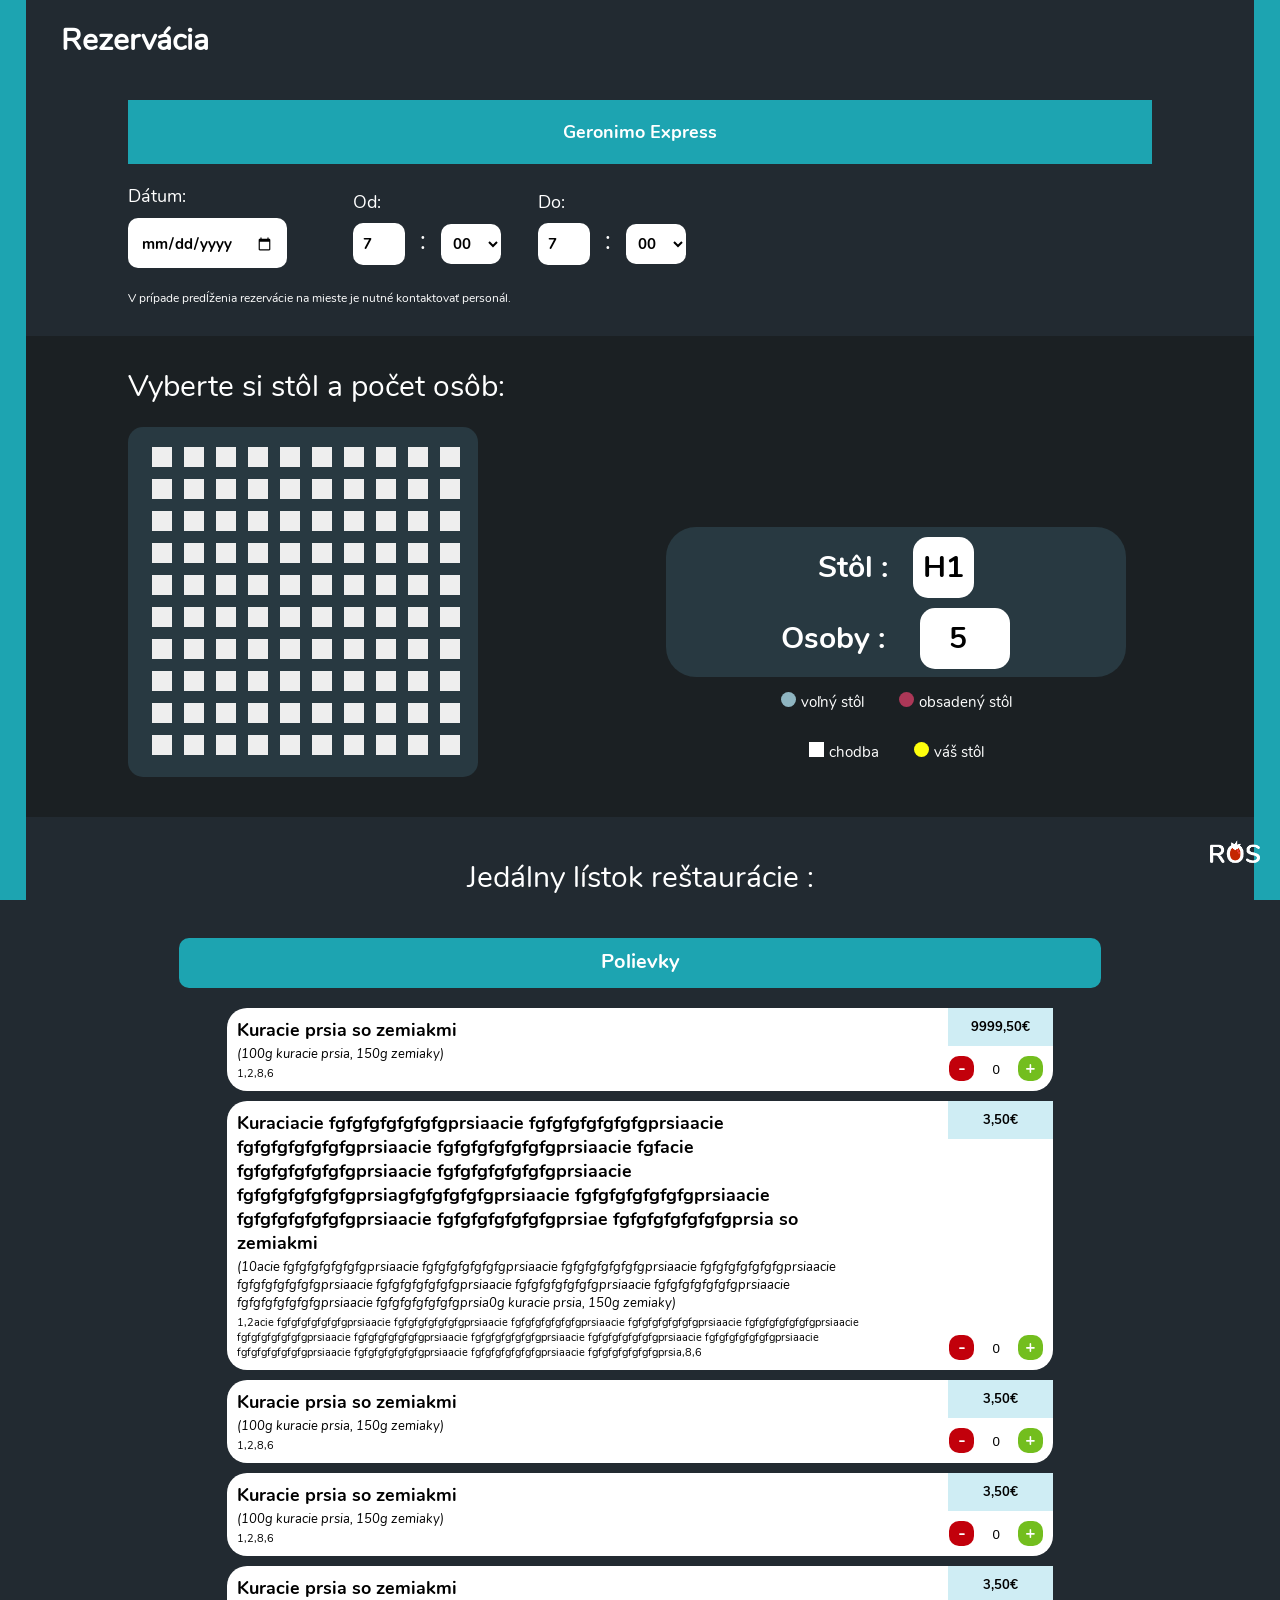
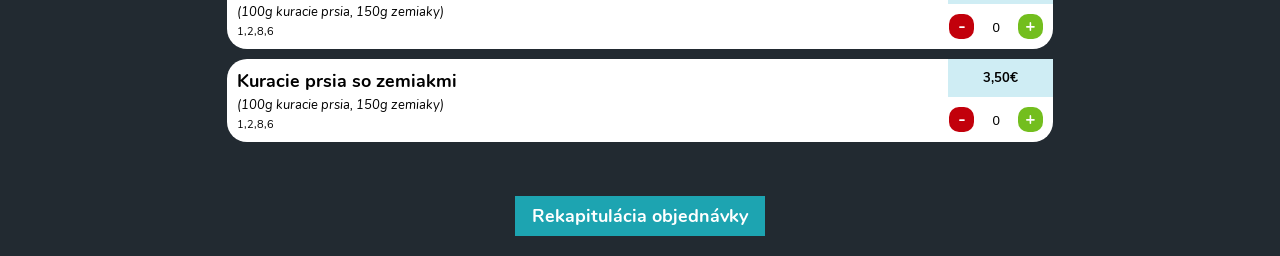
<file: frontend/reservation.html>
<!DOCTYPE html>
<html lang="sk">

<head>
    <meta charset="UTF-8">
    <title>ROS</title>
	<link rel="icon" href="obr/icon.png">
    <link href="style.css" rel="stylesheet">
	<meta name="viewport" content="width=device-width, initial-scale=1.0">
</head>
<body class="reservation">

<div class="leftWallReservation"></div>
<div class="rightWallReservation"></div>

	<div class="wrapReservation">
		<div class="logoBottom"></div>
		<h2>Rezervácia</h2>
		<form class="reservationForm">
			<div class="wrapReservationContainers">
					<div class="reservationNameRestaurant">Geronimo Express</div>
					
				<div class="reservationContainer">	
					<label class="reservationDate">
					Dátum:
					</label>
					<input type="date" class="reservationInputDate">
				</div>

					<div class="reservationContainer2">			
						<label for="reservationFrom" class="reservationDate">
						Od:
						</label>
						<input min="7" max="22" type="number" class="reservationInput" value="7">
						<p class="reservationColon">:</p>
					
						<select id="reservationFrom" class="reservationSelect">
						  <option value="00">00</option>
						  <option value="10">10</option>
						  <option value="20">20</option>
						  <option value="30">30</option>
						  <option value="40">40</option>
						  <option value="50">50</option>
						</select>	
					</div>
						
					<div class="reservationContainer2">			
						<label for="reservationTo" class="reservationDate">
						Do:
						</label>
						<input min="7" max="22" type="number" class="reservationInput" value="7">
						<p class="reservationColon">:</p>
					
						<select id="reservationTo" class="reservationSelect">
						  <option value="00">00</option>
						  <option value="10">10</option>
						  <option value="20">20</option>
						  <option value="30">30</option>
						  <option value="40">40</option>
						  <option value="50">50</option>
						</select>
					</div>
						<p class="reservationInfo">V prípade predĺženia rezervácie na mieste je nutné kontaktovať personál.</p>
			</div>
			
			<section class="reservationTable">
				<p class="reservationTableText">Vyberte si stôl a počet osôb:</p>
			
			<div class="wrapGridTableInfo">
			<div class="reservationGrid">
				<div class="wrapLines">
					<div class="line">	
						<label class="container">
						  <input type="checkbox">
						  <span class="checkmark"></span>
						</label>
						<label class="container">
						  <input type="checkbox">
						  <span class="checkmark"></span>
						</label>
						<label class="container">
						  <input type="checkbox">
						  <span class="checkmark"></span>
						</label>
						<label class="container">
						  <input type="checkbox">
						  <span class="checkmark"></span>
						</label>
						<label class="container">
						  <input type="checkbox">
						  <span class="checkmark"></span>
						</label>
						<label class="container">
						  <input type="checkbox">
						  <span class="checkmark"></span>
						</label>
						<label class="container">
						  <input type="checkbox">
						  <span class="checkmark"></span>
						</label>
						<label class="container">
						  <input type="checkbox">
						  <span class="checkmark"></span>
						</label>
						<label class="container">
						  <input type="checkbox">
						  <span class="checkmark"></span>
						</label>
						<label class="container">
						  <input type="checkbox">
						  <span class="checkmark"></span>
						</label>
					</div>
					<div class="line">	

						<label class="container">
						  <input type="checkbox">
						  <span class="checkmark"></span>
						</label>
						<label class="container">
						  <input type="checkbox">
						  <span class="checkmark"></span>
						</label>
						<label class="container">
						  <input type="checkbox">
						  <span class="checkmark"></span>
						</label>
						<label class="container">
						  <input type="checkbox">
						  <span class="checkmark"></span>
						</label>
						<label class="container">
						  <input type="checkbox">
						  <span class="checkmark"></span>
						</label>
						<label class="container">
						  <input type="checkbox">
						  <span class="checkmark"></span>
						</label>
						<label class="container">
						  <input type="checkbox">
						  <span class="checkmark"></span>
						</label>
						<label class="container">
						  <input type="checkbox">
						  <span class="checkmark"></span>
						</label>
						<label class="container">
						  <input type="checkbox">
						  <span class="checkmark"></span>
						</label>
						<label class="container">
						  <input type="checkbox">
						  <span class="checkmark"></span>
						</label>
					</div>
					
						<div class="line">	

						<label class="container">
						  <input type="checkbox">
						  <span class="checkmark"></span>
						</label>
						<label class="container">
						  <input type="checkbox">
						  <span class="checkmark"></span>
						</label>
						<label class="container">
						  <input type="checkbox">
						  <span class="checkmark"></span>
						</label>
						<label class="container">
						  <input type="checkbox">
						  <span class="checkmark"></span>
						</label>
						<label class="container">
						  <input type="checkbox">
						  <span class="checkmark"></span>
						</label>
						<label class="container">
						  <input type="checkbox">
						  <span class="checkmark"></span>
						</label>
						<label class="container">
						  <input type="checkbox">
						  <span class="checkmark"></span>
						</label>
						<label class="container">
						  <input type="checkbox">
						  <span class="checkmark"></span>
						</label>
						<label class="container">
						  <input type="checkbox">
						  <span class="checkmark"></span>
						</label>
						<label class="container">
						  <input type="checkbox">
						  <span class="checkmark"></span>
						</label>
					</div>
					<div class="line">	

						<label class="container">
						  <input type="checkbox">
						  <span class="checkmark"></span>
						</label>
						<label class="container">
						  <input type="checkbox">
						  <span class="checkmark"></span>
						</label>
						<label class="container">
						  <input type="checkbox">
						  <span class="checkmark"></span>
						</label>
						<label class="container">
						  <input type="checkbox">
						  <span class="checkmark"></span>
						</label>
						<label class="container">
						  <input type="checkbox">
						  <span class="checkmark"></span>
						</label>
						<label class="container">
						  <input type="checkbox">
						  <span class="checkmark"></span>
						</label>
						<label class="container">
						  <input type="checkbox">
						  <span class="checkmark"></span>
						</label>
						<label class="container">
						  <input type="checkbox">
						  <span class="checkmark"></span>
						</label>
						<label class="container">
						  <input type="checkbox">
						  <span class="checkmark"></span>
						</label>
						<label class="container">
						  <input type="checkbox">
						  <span class="checkmark"></span>
						</label>
					</div>
					
						<div class="line">	

						<label class="container">
						  <input type="checkbox">
						  <span class="checkmark"></span>
						</label>
						<label class="container">
						  <input type="checkbox">
						  <span class="checkmark"></span>
						</label>
						<label class="container">
						  <input type="checkbox">
						  <span class="checkmark"></span>
						</label>
						<label class="container">
						  <input type="checkbox">
						  <span class="checkmark"></span>
						</label>
						<label class="container">
						  <input type="checkbox">
						  <span class="checkmark"></span>
						</label>
						<label class="container">
						  <input type="checkbox">
						  <span class="checkmark"></span>
						</label>
						<label class="container">
						  <input type="checkbox">
						  <span class="checkmark"></span>
						</label>
						<label class="container">
						  <input type="checkbox">
						  <span class="checkmark"></span>
						</label>
						<label class="container">
						  <input type="checkbox">
						  <span class="checkmark"></span>
						</label>
						<label class="container">
						  <input type="checkbox">
						  <span class="checkmark"></span>
						</label>
					</div>
					<div class="line">	

						<label class="container">
						  <input type="checkbox">
						  <span class="checkmark"></span>
						</label>
						<label class="container">
						  <input type="checkbox">
						  <span class="checkmark"></span>
						</label>
						<label class="container">
						  <input type="checkbox">
						  <span class="checkmark"></span>
						</label>
						<label class="container">
						  <input type="checkbox">
						  <span class="checkmark"></span>
						</label>
						<label class="container">
						  <input type="checkbox">
						  <span class="checkmark"></span>
						</label>
						<label class="container">
						  <input type="checkbox">
						  <span class="checkmark"></span>
						</label>
						<label class="container">
						  <input type="checkbox">
						  <span class="checkmark"></span>
						</label>
						<label class="container">
						  <input type="checkbox">
						  <span class="checkmark"></span>
						</label>
						<label class="container">
						  <input type="checkbox">
						  <span class="checkmark"></span>
						</label>
						<label class="container">
						  <input type="checkbox">
						  <span class="checkmark"></span>
						</label>
					</div>
						<div class="line">	

						<label class="container">
						  <input type="checkbox">
						  <span class="checkmark"></span>
						</label>
						<label class="container">
						  <input type="checkbox">
						  <span class="checkmark"></span>
						</label>
						<label class="container">
						  <input type="checkbox">
						  <span class="checkmark"></span>
						</label>
						<label class="container">
						  <input type="checkbox">
						  <span class="checkmark"></span>
						</label>
						<label class="container">
						  <input type="checkbox">
						  <span class="checkmark"></span>
						</label>
						<label class="container">
						  <input type="checkbox">
						  <span class="checkmark"></span>
						</label>
						<label class="container">
						  <input type="checkbox">
						  <span class="checkmark"></span>
						</label>
						<label class="container">
						  <input type="checkbox">
						  <span class="checkmark"></span>
						</label>
						<label class="container">
						  <input type="checkbox">
						  <span class="checkmark"></span>
						</label>
						<label class="container">
						  <input type="checkbox">
						  <span class="checkmark"></span>
						</label>
					</div>
					<div class="line">	

						<label class="container">
						  <input type="checkbox">
						  <span class="checkmark"></span>
						</label>
						<label class="container">
						  <input type="checkbox">
						  <span class="checkmark"></span>
						</label>
						<label class="container">
						  <input type="checkbox">
						  <span class="checkmark"></span>
						</label>
						<label class="container">
						  <input type="checkbox">
						  <span class="checkmark"></span>
						</label>
						<label class="container">
						  <input type="checkbox">
						  <span class="checkmark"></span>
						</label>
						<label class="container">
						  <input type="checkbox">
						  <span class="checkmark"></span>
						</label>
						<label class="container">
						  <input type="checkbox">
						  <span class="checkmark"></span>
						</label>
						<label class="container">
						  <input type="checkbox">
						  <span class="checkmark"></span>
						</label>
						<label class="container">
						  <input type="checkbox">
						  <span class="checkmark"></span>
						</label>
						<label class="container">
						  <input type="checkbox">
						  <span class="checkmark"></span>
						</label>
					</div>
					<div class="line">	

						<label class="container">
						  <input type="checkbox">
						  <span class="checkmark"></span>
						</label>
						<label class="container">
						  <input type="checkbox">
						  <span class="checkmark"></span>
						</label>
						<label class="container">
						  <input type="checkbox">
						  <span class="checkmark"></span>
						</label>
						<label class="container">
						  <input type="checkbox">
						  <span class="checkmark"></span>
						</label>
						<label class="container">
						  <input type="checkbox">
						  <span class="checkmark"></span>
						</label>
						<label class="container">
						  <input type="checkbox">
						  <span class="checkmark"></span>
						</label>
						<label class="container">
						  <input type="checkbox">
						  <span class="checkmark"></span>
						</label>
						<label class="container">
						  <input type="checkbox">
						  <span class="checkmark"></span>
						</label>
						<label class="container">
						  <input type="checkbox">
						  <span class="checkmark"></span>
						</label>
						<label class="container">
						  <input type="checkbox">
						  <span class="checkmark"></span>
						</label>
					</div>
					<div class="line">	

						<label class="container">
						  <input type="checkbox">
						  <span class="checkmark"></span>
						</label>
						<label class="container">
						  <input type="checkbox">
						  <span class="checkmark"></span>
						</label>
						<label class="container">
						  <input type="checkbox">
						  <span class="checkmark"></span>
						</label>
						<label class="container">
						  <input type="checkbox">
						  <span class="checkmark"></span>
						</label>
						<label class="container">
						  <input type="checkbox">
						  <span class="checkmark"></span>
						</label>
						<label class="container">
						  <input type="checkbox">
						  <span class="checkmark"></span>
						</label>
						<label class="container">
						  <input type="checkbox">
						  <span class="checkmark"></span>
						</label>
						<label class="container">
						  <input type="checkbox">
						  <span class="checkmark"></span>
						</label>
						<label class="container">
						  <input type="checkbox">
						  <span class="checkmark"></span>
						</label>
						<label class="container">
						  <input type="checkbox">
						  <span class="checkmark"></span>
						</label>
					</div>
				</div>
	
			
			
			</div>
			
			<div class="reservationTableInfo">
				<div class="reservationChoose">
					<p class="reservationChooseText">Stôl :</p>
					<p class="reservationTableName">H1</p><br>
					<p class="reservationChooseText">Osoby :</p>
					<input type="number" value="5" class="reservationChooseInput">
				</div>
				<div class="reservationLegendTables">
					
					<div class="blueCircle"></div>
					<p class="reservationLegendText">voľný stôl</p>
					
					
					<div class="redCircle"></div>
					<p class="reservationLegendText">obsadený stôl</p>
				
				</div>
				<div class="reservationLegendTables">
					<div class="whiteSquare"></div>
					<p class="reservationLegendText">chodba</p>
					
					
					<div class="yellowCircle"></div>
					<p class="reservationLegendText">váš stôl</p>
					
				</div>
				
			</div>
			
			</section>
			
			
			</div>
				<p class="reservationTableText2">Jedálny lístok reštaurácie :</p>
				<div id="wrapMenuCategory">
						<p class="categoryName">Polievky</p>
						
						<div class="foodWrap">
							<p class="foodName">Kuracie prsia so zemiakmi</p>
							<p class="ingrName">(100g kuracie prsia, 150g zemiaky)</p>
							<p class="alerName">1,2,8,6</p>
							<p class="foodPrice">9999,50€</p>		
							<div class="countWrap">
								<div class="minusBtn">-</div>
								<input type="text" class="countBtn" value="0">
								<div class="plusBtn">+</div>
							</div>
						</div>
						<div class="foodWrap">
							<p class="foodName">Kuraciacie fgfgfgfgfgfgfgprsiaacie fgfgfgfgfgfgfgprsiaacie fgfgfgfgfgfgfgprsiaacie fgfgfgfgfgfgfgprsiaacie fgfacie fgfgfgfgfgfgfgprsiaacie fgfgfgfgfgfgfgprsiaacie fgfgfgfgfgfgfgprsiagfgfgfgfgfgprsiaacie fgfgfgfgfgfgfgprsiaacie fgfgfgfgfgfgfgprsiaacie fgfgfgfgfgfgfgprsiae fgfgfgfgfgfgfgprsia so zemiakmi</p>
							<p class="ingrName">(10acie fgfgfgfgfgfgfgprsiaacie fgfgfgfgfgfgfgprsiaacie fgfgfgfgfgfgfgprsiaacie fgfgfgfgfgfgfgprsiaacie fgfgfgfgfgfgfgprsiaacie fgfgfgfgfgfgfgprsiaacie fgfgfgfgfgfgfgprsiaacie fgfgfgfgfgfgfgprsiaacie fgfgfgfgfgfgfgprsiaacie fgfgfgfgfgfgfgprsia0g kuracie prsia, 150g zemiaky)</p>
							<p class="alerName">1,2acie fgfgfgfgfgfgfgprsiaacie fgfgfgfgfgfgfgprsiaacie fgfgfgfgfgfgfgprsiaacie fgfgfgfgfgfgfgprsiaacie fgfgfgfgfgfgfgprsiaacie fgfgfgfgfgfgfgprsiaacie fgfgfgfgfgfgfgprsiaacie fgfgfgfgfgfgfgprsiaacie fgfgfgfgfgfgfgprsiaacie fgfgfgfgfgfgfgprsiaacie fgfgfgfgfgfgfgprsiaacie fgfgfgfgfgfgfgprsiaacie fgfgfgfgfgfgfgprsiaacie fgfgfgfgfgfgfgprsia,8,6</p>
							<p class="foodPrice">3,50€</p>		
							<div class="countWrap">
								<div class="minusBtn">-</div>
								<input type="text" class="countBtn" value="0">
								<div class="plusBtn">+</div>
							</div>
						</div>
						<div class="foodWrap">
							<p class="foodName">Kuracie prsia so zemiakmi</p>
							<p class="ingrName">(100g kuracie prsia, 150g zemiaky)</p>
							<p class="alerName">1,2,8,6</p>
							<p class="foodPrice">3,50€</p>		
							<div class="countWrap">
								<div class="minusBtn">-</div>
								<input type="text" class="countBtn" value="0">
								<div class="plusBtn">+</div>
							</div>
						</div>
						<div class="foodWrap">
							<p class="foodName">Kuracie prsia so zemiakmi</p>
							<p class="ingrName">(100g kuracie prsia, 150g zemiaky)</p>
							<p class="alerName">1,2,8,6</p>
							<p class="foodPrice">3,50€</p>		
							<div class="countWrap">
								<div class="minusBtn">-</div>
								<input type="text" class="countBtn" value="0">
								<div class="plusBtn">+</div>
							</div>
						</div>
						<div class="foodWrap">
							<p class="foodName">Kuracie prsia so zemiakmi</p>
							<p class="ingrName">(100g kuracie prsia, 150g zemiaky)</p>
							<p class="alerName">1,2,8,6</p>
							<p class="foodPrice">3,50€</p>		
							<div class="countWrap">
								<div class="minusBtn">-</div>
								<input type="text" class="countBtn" value="0">
								<div class="plusBtn">+</div>
							</div>
						</div>
						<div class="foodWrap">
							<p class="foodName">Kuracie prsia so zemiakmi</p>
							<p class="ingrName">(100g kuracie prsia, 150g zemiaky)</p>
							<p class="alerName">1,2,8,6</p>
							<p class="foodPrice">3,50€</p>		
							<div class="countWrap">
								<div class="minusBtn">-</div>
								<input type="text" class="countBtn" value="0">
								<div class="plusBtn">+</div>
							</div>
						</div>
						
						
						
						
						
						
				</div>	
				
				<br>
				<div class="wrapSubmitReservation">
					<input type="submit" class="reservationSubmit" value="Rekapitulácia objednávky">
				</div>
			
			
			
			
			</form>
		</div>

    <script src="js/app.js"></script>
</body>
</html>
</file>
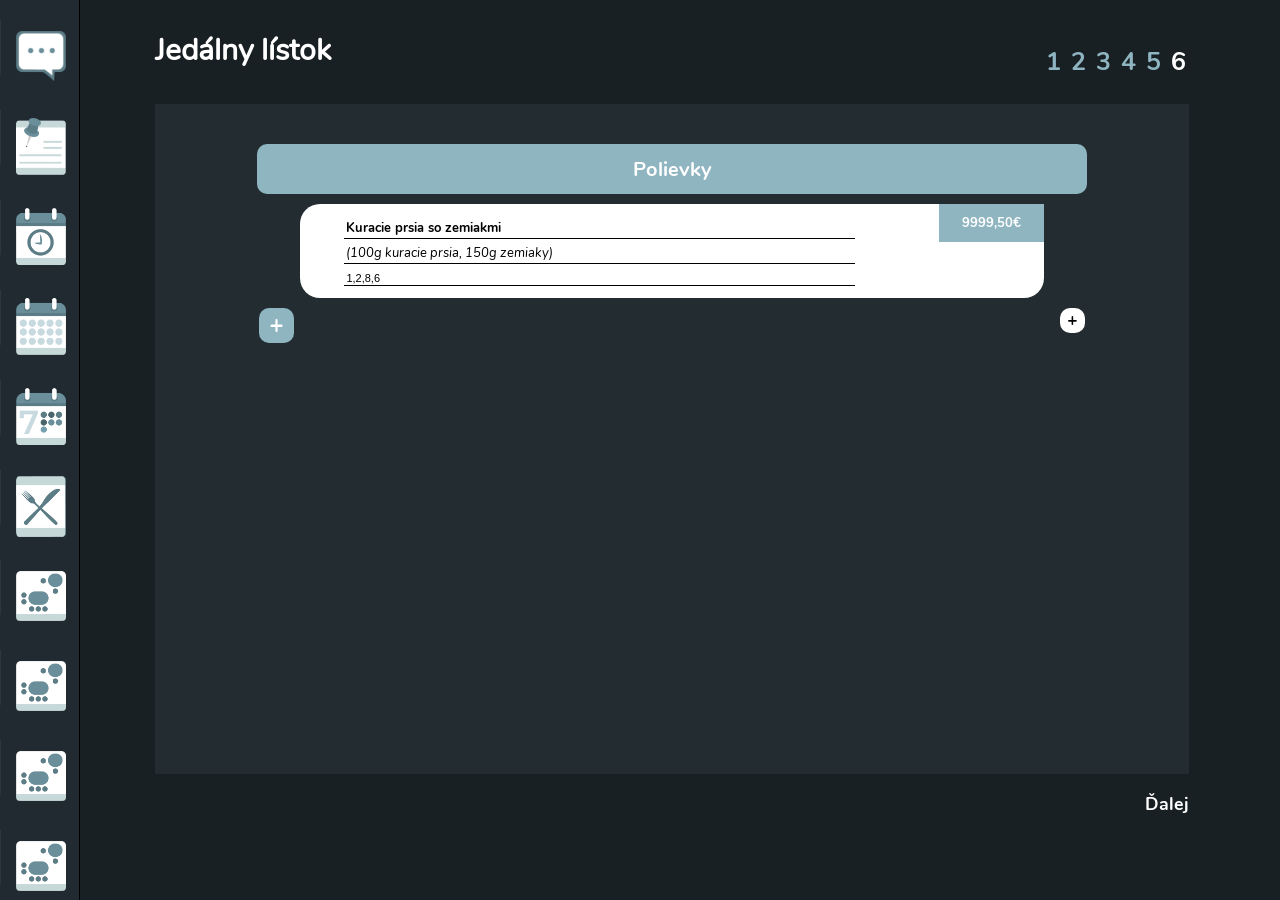
<file: frontend/owner/registerstep6.html>
<!DOCTYPE html>
<html lang="sk">

<head>
    <meta charset="UTF-8">
    <title>ROS</title>
	<link rel="icon" href="obr/icon.png">
    <link href="../style.css" rel="stylesheet">
	<meta name="viewport" content="width=device-width, initial-scale=1.0">
</head>
<body class="systemCompany">
	
<div class="wrapMenu">
	<nav class="menu">
		<ul class="ulMenu">
			<li class="liMenu">
				<a class="aMenu" href="#">
					<p class="menuText">Upozornenia</p>
					<div class="picMessage"></div>
				</a>
			</li>
			
			<li class="liMenu">
				<a class="aMenu" href="#">
					<p class="menuText">Pripnuté objednávky</p>
					<div class="picPinned"></div>
				</a>
			</li>
			
			<li class="liMenu">
				<a class="aMenu" href="#">
					<p class="menuText">Dnešné objednávky</p>
					<div class="picOrders"></div>
				</a>
			</li>
			
			<li class="liMenu">
				<a class="aMenu" href="#">
					<p class="menuText">Kalendár</p>
					<div class="picCalendar"></div>
				</a>
			</li>
			
			<li class="liMenu">
				<a class="aMenu" href="#">
					<p class="menuText">Týždenná obsadenosť</p>
					<div class="picWeekly"></div>
				</a>
			</li>
			
			<li class="liMenu">
				<a class="aMenu" href="#">
					<p class="menuText">Jedálny lístok</p>
					<div class="picMenu"></div>
				</a>
			</li>
			
			<li class="liMenu">
				<a class="aMenu" href="#">
					<p class="menuText">Reštaurácia</p>
					<div class="picRestaurant"></div>
				</a>
			</li>	
			<li class="liMenu">
				<a class="aMenu" href="#">
					<p class="menuText">Reštaurácia</p>
					<div class="picRestaurant"></div>
				</a>
			</li>	
			<li class="liMenu">
				<a class="aMenu" href="#">
					<p class="menuText">Reštaurácia</p>
					<div class="picRestaurant"></div>
				</a>
			</li>	
			<li class="liMenu">
				<a class="aMenu" href="#">
					<p class="menuText">Reštaurácia</p>
					<div class="picRestaurant"></div>
				</a>
			</li>		
			</li>	
			<li class="liMenu">
				<a class="aMenu" href="#">
					<p class="menuText">Reštaurácia</p>
					<div class="picRestaurant"></div>
				</a>
			</li>	
			<li class="liMenu">
				<a class="aMenu" href="#">
					<p class="menuText">Reštaurácia</p>
					<div class="picRestaurant"></div>
				</a>
			</li>		
			
		</ul>
	</nav>
</div>

<section class="wrap">		
		<div class="categoryHeader">
			<h4 class="categoryText">Jedálny lístok</h4>
			<div class="categoryNumbers">
				<p class="categoryNumber">1</p>
				<p class="categoryNumber">2</p>
				<p class="categoryNumber">3</p>
				<p class="categoryNumber">4</p>
				<p class="categoryNumber">5</p>
				<p class="categoryNumber numberColor">6</p>
			</div>
		</div>
		
		<div class="aboutRestaurantOne6">
		
			<div class="aboutRestaurantWrap">
						<input type="text" class="categoryNameReg" value="Polievky">
						
						<div class="foodWrapReg">
							<input type="text" class="foodNameReg" value="Kuracie prsia so zemiakmi">
							<input type="text" class="ingrNameReg" value="(100g kuracie prsia, 150g zemiaky)">
							<input type="text" class="alerNameReg" value="1,2,8,6">
							<input type="text" class="foodPriceReg" value="9999,50€">							
						</div>
						<div id="items"></div>
						
						
						<div class="wrapButtons">
							<div class="newItem" onClick="addItem()">+</div>
							<div class="newCategory" onClick="addCategory()">+</div>
						</div>
				
				
			</div>
			
		</div>

		<div class="categoryHeader">
			<p class="next2">Ďalej</p>
		</div>
</section>



    <script src="../js/app.js"></script>
</body>
</html>
</file>
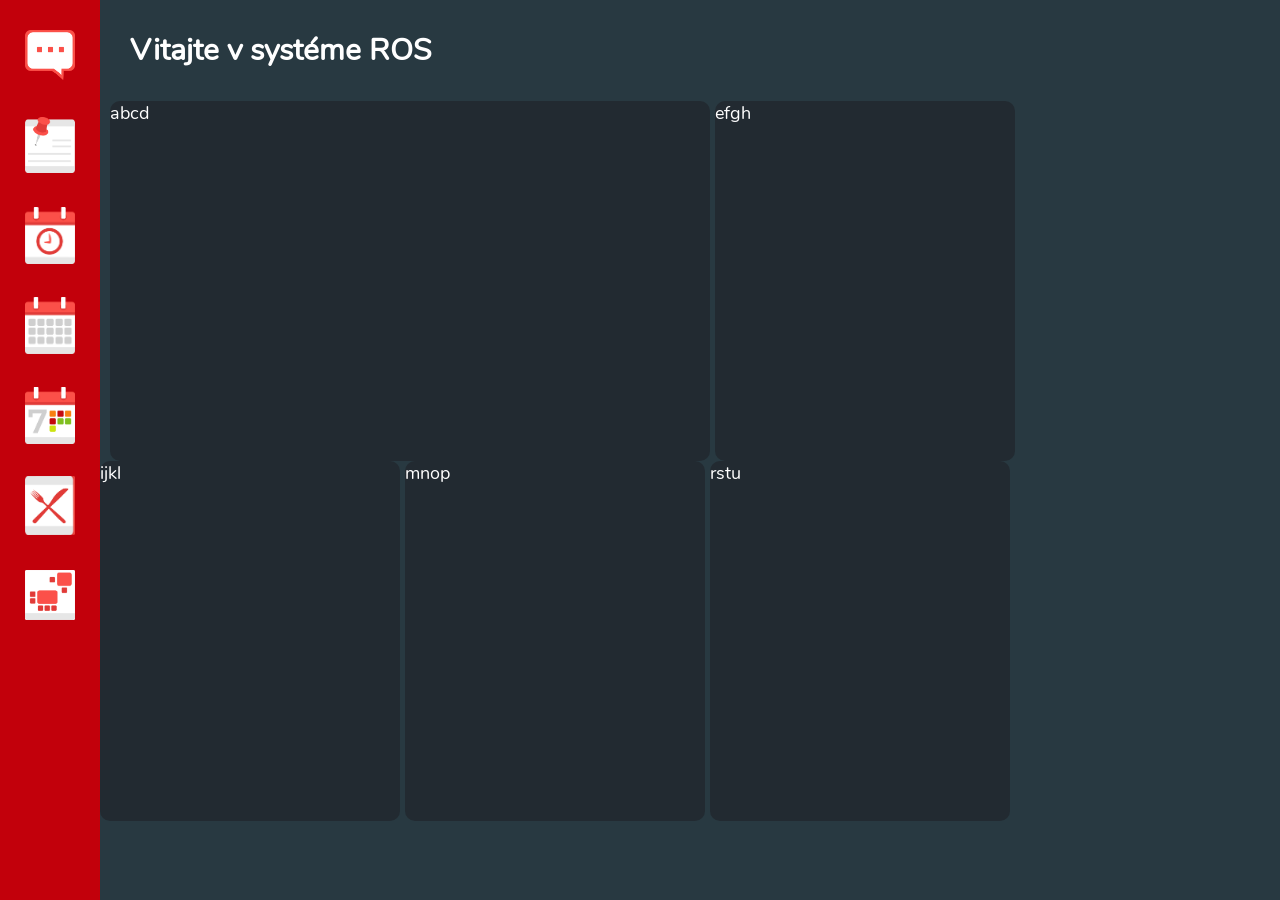
<file: web/frontend/profilecompany.html>
<!DOCTYPE html>
<html lang="sk">

<head>
    <meta charset="UTF-8">
    <meta name="viewport" content="width=device-width, initial-scale=1.0">
    <title>ROS</title>
	<link rel="icon" href="obr/icon.png">
    <link href="styles.css" rel="stylesheet">
</head>
<body class="systemCompany">

<div class="wrapMenu">
	<nav class="menu">
		<ul class="ulMenu">
			<li class="liMenu">
				<a class="aMenu" href="#">
					<p class="menuText">Upozornenia</p>
					<div class="picMessage"></div>
				</a>
			</li>

			<li class="liMenu">
				<a class="aMenu" href="#">
					<p class="menuText">Pripnuté objednávky</p>
					<div class="picPinned"></div>
				</a>
			</li>

			<li class="liMenu">
				<a class="aMenu" href="#">
					<p class="menuText">Dnešné objednávky</p>
					<div class="picOrders"></div>
				</a>
			</li>

			<li class="liMenu">
				<a class="aMenu" href="#">
					<p class="menuText">Kalendár</p>
					<div class="picCalendar"></div>
				</a>
			</li>

			<li class="liMenu">
				<a class="aMenu" href="#">
					<p class="menuText">Týždenná obsadenosť</p>
					<div class="picWeekly"></div>
				</a>
			</li>

			<li class="liMenu">
				<a class="aMenu" href="#">
					<p class="menuText">Jedálny lístok</p>
					<div class="picMenu"></div>
				</a>
			</li>

			<li class="liMenu">
				<a class="aMenu" href="#">
					<p class="menuText">Reštaurácia</p>
					<div class="picRestaurant"></div>
				</a>
			</li>

		</ul>
	</nav>
</div>

<section class="afterLogin">
		<h4 class="categoryText">Vitajte v systéme ROS</h4>
		<div class="twoThirdContainer">abcd </div>
		<div class="thirdContainer">efgh</div>
		<br>
		<div class="thirdContainer">ijkl</div>
		<div class="thirdContainer">mnop</div>
		<div class="thirdContainer">rstu</div>



</section>



    <script src="js/app.js"></script>
</body>
</html>
</file>
<file: frontend/style.css>
body{
	width:100%;
	height:auto;
	padding:0;
	margin:0 auto;
	box-sizing:border-box;
    font-family: Nunito;
	font-size:18px;
	overflow-x:hidden;
}
.homepageCustomer{
	background:#1da4b1;
}
.systemCompany{
	overflow-y:hidden;
	background:#192024;
}
.reservation{
	background:#222a31;
}
@font-face {
  font-family: Nunito;
  src: url(font/Nunito-Regular.ttf);
}
@font-face {
  font-family: NunitoBold;
  src: url(font/Nunito-Bold.ttf);
}
@font-face {
  font-family: NunitoItalic;
  src: url(font/Nunito-Italic.ttf);
}
input { 
	outline: none; 
}
a{
	text-decoration: none;
	color:white;
	border:none;
}
::-webkit-scrollbar {
  width: 2px;
  height:2px;
  
}
::-webkit-scrollbar-track {
  box-shadow: inset 0 0 5px black; 
}
::-webkit-scrollbar-thumb {
  background: #2c373c; 
  border-radius:15px;
}
/*
::-webkit-scrollbar {
  width: 10px;
}
::-webkit-scrollbar-track {
  box-shadow: inset 0 0 5px white; 
}
::-webkit-scrollbar-thumb {
  border-radius: 10px;
  background: red; 
}*/
/* < HOME PAGE */
.wrapHomePage{
	display:flex;
	justify-content: center;
	flex-direction: column;
}/*
.leftWall{
	width:1%;
	height:200vh;
	background:#46b4b7;
	position:absolute;
}
.rightWall{
	width:1%;
	height:200vh;
	background:#46b4b7;
	position:absolute;
	right:0;
	top:0;
}*/
header{
	width:95%;
	height:110px;
	background:#222a31;
	margin:0 auto;
}
.leftWall{
	width:1%;
	height:200vh;
	background:#46b4b7;
	position:absolute;
}
.rightWall{
	width:1%;
	height:200vh;
	background:#46b4b7;
	position:absolute;
	right:0;
	top:0;
}	

.logo{
	width:100px;
	height:50px;
	background:url(obr/logo.png);
	background-size:contain;
	background-repeat:no-repeat;
	display:inline-block;
	margin:25px;
}
.wrapLoginForms{
	width:165px;
	height:75px;
	float:right;
	margin-right:15px;
	margin-top:15px;
}
.loginButton{
	width:160px;
	height:35px;
	color:white;
	background:#ac3757;
	display:inline-block;
	border:none;
	font-family:NunitoBold;
	font-size:22px;
	float:right;
	border-bottom:4px solid #8c314d;
	border-radius:3px;
	cursor:pointer;
}
.txt{
	font-size:16px;
	color:white;
	display:inline-block;
	font-family:NunitoBold;
	
}
.registerButton{
	width:120px;
	height:28px;
	color:white;
	background:#ac3757;
	display:inline-block;
	border:none;
	font-family:NunitoBold;
	font-size:16px;
	border-radius:3px;
	cursor:pointer;
	}
article{
	width:95%;
	height:560px;
	margin:0 auto;
	background:url(obr/headPhoto.jpg);
	background-size:cover;
	background-position:bottom;
	background-repeat:no-repeat;
}
.iconRestaurant{
	width:90px;
	height:60px;
	background:url(obr/restaurantIcon.png);
	background-size:contain;
	background-position:bottom;
	background-repeat:no-repeat;
	margin:0 auto;
	margin-top:150px;
}
h1{
	color:white;
	font-size:70px;
	margin:0 auto;
	text-align:center;
}
.h1{
	color:white;
	font-size:35px;
	margin:0 auto;
	text-align:center;
	font-family:NunitoBold;
}
hr{
	width:300px;
	background:white;
	height:3px;
	border-radius:15px;
}
.findRestaurant {
	width:95%;
	margin:0 auto;
	background:#222a31;
	height:100px;
	text-align:center
}
.findRestaurantButton{
	width:250px;
	height:35px;
	color:white;
	background:#ac3757;
	border:none;
	font-size:18px;
	text-align:center;
	border-bottom:4px solid #8c314d;
	margin-top:30px;
	border-radius:5px;
	cursor:pointer;
	font-family:NunitoBold;
}
/* HOME PAGE > */
/* < LOGIN LOGOUT */
#login{
	width:300px;
	height:380px;
	position:absolute;
	left: 50%;
	top: 50%;
	transform: translate(-50%, -50%);
	background:#222a31;
	color:white;
	border-radius:15px;
	border:2px solid #323a3f;
	box-shadow: 0px 0px 83px 17px rgba(0,0,0,0.75);
	display:none;
}
.loginHead{
	width:80%;
	margin:0 auto;
	text-align:center;
	font-size:40px;
	font-family:NunitoBold;
	margin-top:30px;
	margin-bottom:30px;
}
.loginLabel{
	font-size:14px;
}
.loginInput{
	width:90%;
	height:30px;
	margin:0 auto;
	margin-top:10px;
	border-radius:10px;
	margin-bottom:10px;
	border: 2px solid #495054;
	font-family:NunitoBold;
	text-align:center;
}
.loginSubmit {
	margin:0 auto;
	text-align:center;
	background: #ac3757;
	border:none;
	color:white;
	width:140px;
	height:40px;
	font-family:NunitoBold;
	font-size:18px;
	border-bottom:4px solid #8c314d;
	border-radius:5px;
	margin-top:20px;
	cursor:pointer;
}
.loginWrap{
	margin-left:26px;
	text-align:left;
}
.login {
	text-align:center;
}
#exit {
	position:absolute;
	right:0;
	font-family:NunitoBold;
	margin:12px;
	color: #495054;
	cursor:pointer;
	
}
#registerHub{
	width:400px;
	height:300px;
	position:absolute;
	left: 50%;
	top: 50%;
	transform: translate(-50%, -50%);
	background:#222a31;
	color:white;
	border-radius:15px;
	border:2px solid #323a3f;
	box-shadow: 0px 0px 83px 17px rgba(0,0,0,0.75);
	text-align:center;
	display:none;
}
.registerHubHead{
	width:80%;
	margin:0 auto;
	text-align:center;
	font-size:40px;
	font-family:NunitoBold;
	margin-top:30px;
	margin-bottom:30px;
}
.leftReg,.rightReg{
	width:80%;
	border:1px solid #8c314d;
	margin:0 auto;
	background: #ac3757;
	border-bottom:4px solid #8c314d;
	border-radius:5px;
	font-size:20px;
	font-family:NunitoBold;
	margin-bottom:10px;
	cursor:pointer;
}



/*< registercustomer.html */
.registerCustomer{
	text-align:center;

}
#registerCustomer{
	width:100%;
	height:auto;
	color:white;
	border-radius:15px;
	box-shadow: 0px 0px 83px 17px rgba(0,0,0,0.75);
	text-align:left;
}
.regInput{
	width:100%;
	height:30px;
	margin-top:10px;
	border-radius:10px;
	margin-bottom:10px;
	border: 2px solid #495054;
	font-family:NunitoBold;
	text-align:left;
	padding:3px;
}
.regLabel{
	margin-left:10px;
	font-size:14px;
}
.regWrapRight{
	width:280px;
	text-align:left;
	margin-left:-5px;
	margin:0 auto;
}
.regWrapLeft{
	width:280px;
	text-align:left;
	margin:0 auto;
}
.regSubmit {
	background: #ac3757;
	border:none;
	color:white;
	width:140px;
	height:40px;
	font-family:NunitoBold;
	font-size:18px;
	border-bottom:4px solid #8c314d;
	border-radius:5px;
	margin-top:20px;
	margin-bottom:20px;
	cursor:pointer;
}

/*registercustomer.html >*/
/*< registercompany.html */
.registerCompany{
	text-align:center;
}
#registerCompany{
	width:100%;
	height:auto;
	color:white;
	border-radius:15px;
	box-shadow: 0px 0px 83px 17px rgba(0,0,0,0.75);
	text-align:left;
}
.registerCompanyNext2{
	text-align:center;

}
#registerCompanyNext2{
	width:700px;
	height:250px;
	position:absolute;
	left: 50%;
	top: 50%;
	transform: translate(-50%, -50%);
	background:#222a31;
	color:white;
	border-radius:15px;
	border:2px solid #323a3f;
	box-shadow: 0px 0px 83px 17px rgba(0,0,0,0.75);
	text-align:left;
	display:none;
}
/*registercompany.html >*/


/* LOGIN LOGOUT > */


/* < MENU in profilecompany.html */
.menu {
	width:250px;
	min-height:100vh;
	height:auto;
	box-sizing:border-box;
	background:#222a31;
	display:block;
	margin-left:-170px;
	z-index:30;
	position: absolute;
	top:0;
}
.menu:hover {
	transition:.3s ease-out;
	margin-left:-10px;
}
.ulMenu {
	height:100vh;
	margin:0 auto;
	padding:0;
	overflow-x:hidden;
	border-right: 1px solid black;
}

.ulMenu::-webkit-scrollbar {
  width: 2px;
  
}
.ulMenu::-webkit-scrollbar-track {
  box-shadow: inset 0 0 5px black; 
}
.ulMenu::-webkit-scrollbar-thumb {
  background: #2c373c; 
  border-radius:15px;
}
.liMenu {
	margin:0 auto;
	width:230px;
	height:70px;
	list-style:none;
	margin-bottom:20px;
	
}
.aMenu {
	text-decoration: none;
}
.menuText {
	width:150px;
	height:60px;
	color:white;
	display:inline-block;
	text-align:right;
	margin:0 auto;
	margin-right:10px;
	background:#192024;
	padding-top:10px;
	padding-right:10px;
	overflow:auto;
	margin-top:20px;
	border-bottom-right-radius:20px;
	border-top:1px solid #2c373c; 
	border-right:1px solid #2c373c; 
}
.picMessage {
	width:50px;
	height:70px;
	background:url(obr/message.png);
	background-size:contain;
	background-repeat:no-repeat;
	background-position:center;
	display:inline-block;
}
.picPinned{
	width:50px;
	height:70px;
	background:url(obr/pinned.png);
	background-size:contain;
	background-repeat:no-repeat;
	background-position:center;
	display:inline-block;
	
}
.picOrders{
	width:50px;
	height:70px;
	background:url(obr/orders.png);
	background-size:contain;
	background-repeat:no-repeat;
	background-position:center;
	display:inline-block;
	
}
.picCalendar{
	width:50px;
	height:70px;
	background:url(obr/calendar.png);
	background-size:contain;
	background-repeat:no-repeat;
	background-position:center;
	display:inline-block;
	
}
.picWeekly{
	width:50px;
	height:70px;
	background:url(obr/weekly.png);
	background-size:contain;
	background-repeat:no-repeat;
	background-position:center;
	display:inline-block;
	
}
.picMenu{
	width:50px;
	height:70px;
	background:url(obr/menu.png);
	background-size:contain;
	background-repeat:no-repeat;
	background-position:center;
	display:inline-block;
	
}
.picRestaurant{
	width:50px;
	height:70px;
	background:url(obr/restaurant.png);
	background-size:contain;
	background-repeat:no-repeat;
	background-position:center;
	display:inline-block;
	
}
/* MENU in profilecompany.html > */


/* CONTAINERS in profilecompany.html > */
.twoThirdContainer{
	width:60%;
	height:40vh;
	background:#222a31;
	border-radius:10px;
	display:inline-block;
	margin-left:2%;
}
.thirdContainer{
	width:35%;
	height:40vh;
	background:#222a31;
	border-radius:10px;
	display:inline-block;
}
.wrapContainers{
	display:block;
	width:90%;
	/*overflow:auto;*/
	margin-left:2%;
	margin-right:2%;
	margin-top:20px;
}
.wrapMenu {
	display:inline-block;
}
.wrap {
	width:95%;
	color:white;
	box-sizing:border-box;
	display:inline-block;
	min-height:100vh;
	overflow-y:hidden;
	overflow-x:hidden;
	position:absolute;
	right:0;
	z-index:20;
}
.categoryHeader{
	width:85%;
	margin:0 auto;
	
}
.categoryText{
	display:inline-block;
	font-size:30px;
	margin-top:30px;
	margin-bottom:20px;
}
.headTextContainer{
	width:100%;
	margin:0 auto;
	font-size:25px;
	padding:10px;
}


/* CONTAINERS in profilecompany.html > */



/* < reservation.html */


.leftWallReservation{
	width:2%;
	height:100vh;
	background:#1da4b1;
	position:absolute;
	position:fixed;
	display:none;
}
.rightWallReservation{
	width:2%;
	height:100vh;
	background:#1da4b1;
	position:absolute;
	right:0;
	top:0;
	position:fixed;
	display:none;
	
}
.logoBottom{
	width:50px;
	height:50px;
	background:url(obr/logo.png);
	background-size:contain;
	background-repeat:no-repeat;
	display:inline-block;
	margin-right:20px;
	position:fixed;
	right:0;
	bottom:10px;
}
h2 {
	width:100%;
	margin:0 auto;
	height:80px;
	text-align:left;
	color:white;
	font-size:30px;
	padding-left:35px;
	padding-top:20px;
}
.wrapReservation {
	width:100%;
	margin:0 auto;
}
.reservationLabel{
	color:white;
}
.reservationNameRestaurant{
	color:white;
	background:#1da4b1;
	width:100%;
	padding-top:20px;
	padding-bottom:20px;
	margin-top:10px;
	margin:0 auto;
	font-family:NunitoBold;
	text-align:center;
}
.reservationDate{
	color:white;
	display:block;
}
.reservationInputDate{
	font-family:NunitoBold;
	padding:13px;
	margin-top:10px;
	font-size:15px;
	padding-top:15px;
	background:white;
	border:none;
	border-bottom:2px solid white;
	border-radius:10px;
	border:none;
	color:black;
	margin-bottom:10px;
}
.reservationInput{
	width:40px;
	height:40px;
	padding-left:10px;
	font-size:15px;
	font-family:NunitoBold;
	background:white;
	border-radius:10px;
	border:none;
	color:black;
}
.reservationColon{
	display:inline-block;
	font-size:25px;
	color:white;
	margin:10px;
	
}
.reservationSelect{
	width:60px;
	height:40px;
	padding:8px;
	font-size:15px;
	font-family:NunitoBold;
	background:white;
	border-radius:10px;
	border:none;
	color:black;
}
.reservationContainer{
	margin-right:40px;
	margin-top:20px;
	display:inline-block;
}
.reservationContainer2{
	margin-top:20px;
	width:100%;
	display:inline-block;
}
.reservationInfo{
	color:white;
	font-size:12px;
	width:100%;
	margin-bottom:30px;
}
.reservationTable {
	width:100%;
	background:#1b2023;
	padding-top:10px;
}

.reservationGrid{
	width:90%;
	height:300px;
	display:block;
	background:#283941;
	margin:0 auto;
	border-radius:15px;
	margin-bottom:40px;
}
.wrapReservationContainers{
	width:80%;
	text-align:left;
	margin:0 auto;
}

.container {
  display: block;
  position: relative;
  cursor: pointer;
  font-size: 20px;
}

.container input {
  opacity: 0;
  cursor: pointer;
  height: 0;
  width: 0;
}

.checkmark {
  position: absolute;
  top: 0;
  left: 0;
  height: 18px;
  width: 18px;
  background-color: #eee;
}

.container:hover input ~ .checkmark {
  background-color: #ccc;
}

.container input:checked ~ .checkmark {
  background-color: #fb5048;
  border-radius:10px;
}
.line {
	display:inline-block;
	margin: 7px;
}
.wrapLines{
	width:98%;
	padding-top:10px;
	text-align:center;
}
.reservationTableInfo{
	display:inline-block;
	width:100%;
}
.reservationTableText{
	width:80%;
	font-size:30px;
	text-align:left;
	color:white;
	margin:0 auto;
	padding:20px;
}
.reservationTableText2{
	width:100%;
	font-size:30px;
	text-align:center;
	color:white;
	margin-top:40px;
	margin-bottom:20px;
}
.reservationChoose{
	width:90%;
	height:150px;
	background:#283941;
	border-radius:30px;
	text-align:center;
	margin:0 auto;
}
.reservationChooseText{
	display:inline-block;
	font-size:30px;
	color:white;
	margin:0 auto;
	margin-top:20px;
	margin-right:20px;
	font-family:NunitoBold;
}
.reservationTableName{
	display:inline-block;
	font-size:30px;
	color:black;
	margin:0 auto;
	background:white;
	padding:10px;
	border-radius:15px;
	font-family:NunitoBold;
}
.reservationChooseInput{
	font-family:NunitoBold;
	width:70px;
	display:inline-block;
	font-size:30px;
	color:black;
	margin:0 auto;
	background:white;
	padding:10px;
	border-radius:15px;
	border:none;
	text-align:center;
	margin-left:10px;
}
.reservationLegendTables{
	width:100%;
	text-align:center;
}
.whiteSquare{
	width:15px;
	height:15px;
	background:white;
	display:inline-block;
}
.reservationLegendText{
	display:inline-block;
	font-size:15px;
	color:white;
}
.yellowCircle{
	margin-left:30px;
	width:15px;
	height:15px;
	background:#ffff0d;
	border-radius:20px;
	display:inline-block;
	
}
.blueCircle{
	width:15px;
	height:15px;
	background:#8fb5c1;
	border-radius:20px;
	display:inline-block;
	
}
.redCircle{
	margin-left:30px;
	width:15px;
	height:15px;
	background:#ac3757;
	border-radius:20px;
	display:inline-block;
	
}
.reservationSubmit{
	width:250px;
	height:40px;
	background:#1da4b1;
	border:none;
	font-size:18px;
	color:white;
	font-family:NunitoBold;
	margin-top:20px;
	margin-bottom:20px;
}
.wrapSubmitReservation{
	text-align:center;
}
.categoryName{
	width:80%;
	height:30px;
	padding-top:10px;
	padding-bottom:10px;
	border:none;
	background:#1da4b1;
	font-family:NunitoBold;
	border-radius:10px;
	color:white;
	font-size:20px;
	margin-top:20px;
	display:inline-block;
}
.foodWrap{
	margin:0 auto;
	margin-bottom:10px;
	width:70%;
	height:auto;
	background:white;
	padding:10px;
	position:relative;
	border-radius:20px;
	color:black;
}
.foodName{
	width:80%;
	text-align:left;
	margin:0;
	font-family:NunitoBold;
}
.ingrName{
	width:80%;
	text-align:left;
	margin:0;
	font-family:NunitoItalic;
	font-size:13px;
	margin-top:3px;
}
.alerName{
	width:80%;
	text-align:left;
	margin:0;
	font-size:11px;
	margin-top:3px;
	
}
.foodPrice{
	position:absolute;
	top:0;
	right:0;
	padding:10px;
	margin:0;
	font-family:NunitoBold;
	background:#cfedf4;
	font-size:13px;
	width:85px;
}
.countWrap{
	position:absolute;
	padding:0;
	margin:10px;
	bottom:0;
	right:0;
}
.plusBtn{
	display:inline-block;
	color:white;
	background:#73be1e;
	width:25px;
	height:25px;
	font-family:NunitoBold;
	border-radius:10px;
}
.countBtn{
	display:inline-block;
	width:30px;
	background:white;
	border:none;
	text-align:center;
}
.minusBtn{
	display:inline-block;
	color:white;
	background:#c2000b;
	width:25px;
	height:25px;
	font-family:NunitoBold;
	border-radius:10px;
}
#wrapMenuCategory{
	width:100%;
	text-align:center;
	margin:0 auto;
}
.aboutMenu{
	width: 30%;
	border-radius:10px;
	display:flex;
}
.aboutMenu2{
	width: 100%;
	border-radius:10px;
	margin-top:5px;
	display:flex;
}
.aboutMenuText{
	text-align: center;
	background:#283941;
	color:white;
	margin:5px;
	padding:10px;
	font-size:14px;
}
#aboutMenuInputs{
	background:white;
	width: 100%;
	display: flex;
	border-radius:10px;
	margin-top:10px;
}
.aboutMenuTextFood{
	text-align: center;
	border-radius:4px;
	background:white;
	color:black;
	margin:5px;
	padding:5px;
	font-size:14px;
	
}
.wrapReservationPrice{
	width:45px;
	text-align: center;
	border-radius:10px;
	background:black;
	color:white;
	margin:5px;
	
	
}
.addAboutMenuInputs{
	margin-top:10px;
	width:30px;
	height:20px;
	border-radius:5px;
	color:black;
	font-family:NunitoBold;
	background:white;
	font-size:22px;
	text-align:center;
	padding-bottom:10px;
	cursor:pointer;
}
.addNewCategory{
	margin-top:10px;
	width:40px;
	height:30px;
	border-radius:5px;
	color:white;
	font-family:NunitoBold;
	background:#c2000b;
	font-size:30px;
	text-align:center;
	padding-bottom:10px;
	cursor:pointer;
	
}
.aler{
	display:block;
}

/* reservation.html > */


/* < search form in index.html */
#search{
	width:95%;
	margin:0 auto;
	height:auto;
	background:#222a31;
}
h3 {
	width:100%;
	color:white;
	font-size:40px;
	text-align:center;
	padding-top:40px;
}
.searchLabel{
	width:100%;
	display:inline-block;
	color:white;
	text-align: left;
}
.wrapFormSearch{	
	height:70px;
	display:inline-block;
	margin:5px;
}
.optionText{
	display:inline-block;
	font-size:12px;
	color:white;
}
.searchInput{
	width:150px;
	height:30px;
	border:none;
	margin-top:15px;
	font-family:NunitoBold;
}
.wrapFirstForm{
	display: flex;
	justify-content: left;
	flex-wrap: wrap;
}
.wrapSecondForm{
	display: flex;
	justify-content: left;
	display:none;
}
.wrapFormSearchCheckBox{
	margin-top:40px;
	height:40px;
}
.wrapFormSearchSubmit{
	margin:5px;
	height:40px;
}
.searchSubmit{
	width:70px;
	font-family:NunitoBold;
	padding:10px;
	border:none;
	background:#ac3757;
	color:white;
}
.searchInputSearch{
	width:150px;
	height:20px;
	border:none;
	margin-top:15px;
	font-family:NunitoBold;
	padding:5px;
}
.wrapWholeForm{
	width:80%;
	margin:0 auto;
	
}
/* search form in index.html > */

/* < restaurants in index.html */
.wrapRestaurants {
	padding-top:60px;
	padding-bottom:80px;
	text-align:center;
}
.infoRestaurant{
	width:300px;
	height:350px;
	background:#ac3757;
	padding-top:15px;
	position:relative;
	margin-bottom:80px;
	display:inline-block;
	margin-left:10px;
	margin-right:10px;
}
.nameRestaurant{
	width:78%;
	height:60px;
	font-size:20px;
	color:white;
	margin:0 auto;
	display: flex;
	justify-content: center;
	align-items: center;
	text-align:center;
}
.peopleAndPriceSpace {
      border-bottom: 40px solid #222a31;
      border-left: 20px solid transparent;
      border-right: 0px solid transparent;
      height: 0;
      width: 50px;
	  transform:rotate(-90deg);
	  position:absolute;
	  right:-20px;
	  top:0;
}
.groupPeople{
	  position:absolute;
	  right:0;
	  top:0;
}
.person{
	width:7px;
	height:18px;
	background:url(obr/person.png);
	background-size:contain;
	background-repeat:no-repeat;
	background-position:right;
	display:inline-block;
}
.groupPrice{
	  position:absolute;
	  right:0;
	  top:20px;
	
}
.price{
	width:8px;
	height:20px;
	background:url(obr/euro.png);
	background-size:contain;
	background-repeat:no-repeat;
	background-position:right;
	display:inline-block;
	margin-left:-2px;
	
}
.whiteWrap{
	width:80%;
	height:250px;
	background:white;
	margin:0 auto;
	margin-top:10px;
	padding-top:5px;
}
.logoRestaurant {
	width:150px;
	height:150px;
	margin:0 auto;
	background:url(obr/logorestaurant.png);
	background-size:contain;
	background-repeat:no-repeat;
}
.groupStars{
	text-align:center;
	margin-top:5px;
}
.star{
	width:25px;
	height:25px;
	background:url(obr/star.png);
	background-size:contain;
	background-repeat:no-repeat;
	background-position:right;
	display:inline-block;
	
}
.staryellow{
	width:25px;
	height:25px;
	background:url(obr/staryellow.png);
	background-size:contain;
	background-repeat:no-repeat;
	background-position:right;
	display:inline-block;
	
}
.percent{
	margin:0 auto;
	text-align:center;
	font-family:NunitoBold;
	font-size:25px;
	
}
.groupCircles{
	margin:0 auto;
	text-align:center;
	
}
.circle{
	width:10px;
	height:10px;
	border-radius:10px;
	display:inline-block;
	background:#222a31;
}
.circlegreen{
	background:#80c41c;
}
.circlelightgreen{
	background:#cce70b;
}�
.circleorange{
	background:#ff8000;
}
.circlered{
	background:#c2000b;
}
.cyanWrap{
	background:#46b4b7;
	width:100%;
	height:50px;
	position:relative;
}
.chooseText{
	width:100%;
	margin:0 auto;
	text-align:center;
	font-family:NunitoBold;
	display:inline-block;
	font-size:20px;
	color:white;
	margin-top:10px;
}
.fromPrice{
	position:absolute;
	font-size:15px;
	color:white;
	right:10px;
	top:10px;
}	

/* restaurants in index.html > */		

/* < owner - registerrestaurant1.html */
.yourRestaurantContainer{
	width:85%;
	height:55vh;
	margin-left:2%;
	margin-bottom:2%;
	position:relative;
	border-top-left-radius:20px;
	border-bottom-left-radius:20px;
	background:#222c31;
	padding-top:30px;
	overflow-y:scroll;
	margin:0 auto;
}
.yourRestaurantContainer::-webkit-scrollbar {
  width: 2px;
  
}
.yourRestaurantContainer::-webkit-scrollbar-track {
  box-shadow: inset 0 0 5px black; 
}
.yourRestaurantContainer::-webkit-scrollbar-thumb {
  background: #2c373c; 
  border-radius:15px;
}

.yourRestaurant{
	width:30%;
	height:260px;
	background:#29343b;
	border-radius:20px;
	margin-left:5px;
	margin-right:5px;
	display:inline-block;
	margin-bottom:30px;
}
.yourRestaurantName{
	width:80%;
	margin:0 auto;
	text-align:center;
	padding-top:10px;
	margin-bottom:10px;
}
.yourRestaurantLogo{
	width:80%;
	height:150px;
	background:white;
	margin:0 auto;
}
.yourRestaurantAdress{
	width:80%;
	margin:0 auto;
	margin-top:10px;
	text-align:center;
	font-size:14px;
}
.yourRestaurants{
	width:100%;
	text-align:center;
}
.noRestaurantText{
	text-align:center;
	position: absolute;
	top: 50%;
	left: 50%;
	transform: translate(-50%, -50%);
	font-size:30px;
	margin:0;
	font-family:NunitoBold;
	color:#86a9b5;
}
.addRestaurantContainer{
	width:85%;
	height:20vh;
	margin-left:2%;
	background:#222c31;
	border-radius:20px;
	position:relative;
	margin:0 auto;
	margin-top:2%;
}
.addRestaurantButton{
	border-radius:10px;
	width:200px;
	height:100px;
	background:#29353b;
	color:#86a9b5;
	position:absolute;
	top: 50%;
	right: 5%;
	transform: translate(0%, -50%);
}
.addRestaurantPlus{
	float:right;
	padding:0;
	margin:10px;
	font-family:NunitoBold;
}
.addRestaurantText{
	width:70%;
	margin:0 auto;
	margin-top:20px;
	font-family:NunitoBold;
	height:30px;
	text-align:center;
	font-size:20px;
	
	
}
/* owner - registerrestaurant1.html > */
/* < owner - registerstep1.html */
.categoryNumber{
	width:20px;
	display:inline-block;
	text-align:center;
	font-size:25px;
}
.categoryNumbers{
	float:right;
	display:inline-block;
	font-family:NunitoBold;
	margin-top:20px;
	color:#8eb5c1;
}
.aboutRestaurantOne{
	width:85%;
	height:70vh;
	margin-bottom:2%;
	position:relative;
	border-radius:20px;
	background:#222c31;
	padding-top:30px;
	margin:0 auto;
}
.numberColor{
	color:white;
}
.aboutRestaurantInputs{
	width:35%;
	height:65vh;
	background:#29343b;
	border-radius:20px;
	margin-left:3%;
	margin-right:3%;
	display:inline-block;
	margin-bottom:30px;
	overflow:auto;
	padding-top:10px;
	text-align:left;
	
}
.aboutRestaurantLabel{
	width:100%;
	text-align:center;
	font-family:NunitoBold;
	font-size:18px;
	margin-left:15px;
	
}
.aboutRestaurantInput{
	width:90%;
	height:30px;
	border:none;
	border-radius:10px;
	margin-left:10px;
	margin-top:20px;
	margin-bottom:20px;
	
}
.textAboutRestaurant{
	width:55%;
	height:65vh;
	background:#29343b;
	border-radius:20px;
	margin-right:3%;
	display:inline-block;
	margin-bottom:30px;
	overflow:auto;
	padding-top:10px;
	
}
.aboutRestaurantTextArea{
	width:80%;
	height:50vh;
	border:none;
	border-radius:15px;
	margin:20px;
	padding:10px;
    resize: none;
	
}
.next2{
	font-family:NunitoBold;
	font-size:18px;
	float:right;
	
}
/* owner - registerstep1.html > */

/* < owner - registerstep2.html */
.aboutRestaurantInputs2{
	width:40%;
	height:57vh;
	border:none;
	border-radius:15px;
	margin:10px;
	padding:10px;
	background:#29343b;
	display:inline-block;
	overflow:auto;
	text-align:left;
	
}
.aboutRestaurantOne2{
	width:85%;
	height:70vh;
	margin-bottom:2%;
	position:relative;
	border-radius:20px;
	background:#222c31;
	padding-top:30px;
	margin:0 auto;
	
}
.aboutRestaurantWrap{
	text-align:center;
}


/* owner - registerstep2.html > */
/* < owner - registerstep3.html */
.infoRestaurantThird{
	width:25%;
	height:20vh;
	border:none;
	margin:10px;
	padding:10px;
	background:#29343b;
	display:inline-block;
	overflow:auto;
	text-align:left;
}
.infoRestaurantThird2{
	width:25%;
	height:35vh;
	border:none;
	margin:10px;
	padding:10px;
	background:#29343b;
	display:inline-block;
	text-align:left;
	overflow:auto;
}
.wrapCheckboxes{
	width:80px;
	margin-top:20px;
	display:inline-block;
	text-align:left;
}
.aboutRestaurantCheckbox{
	width:20px;
	height:20px;
}
.logoText{
	width:90%;
	margin:0 auto;
	margin-top:20px;
	font-size:14px;
}
.logoInput{
	border:none;
	background:white;
	color: transparent;
	font-family:Nunito;
	margin-top:10px;
	width:100px;
}
.wrapFile{
	text-align:center;
}
.logoInput::-webkit-file-upload-button {
  visibility: hidden;
}
.logoInput::before {
	content: 'Vybrat logo';
	color: black;
	display: inline-block;
	outline: none;
	font-family:NunitoBold;
	cursor: pointer;
	margin-top:15px;
	margin-left:10px;
}
.logoInput:hover::before {
  border-color: black;
}
.logoInput:active {
  outline: 0;
}
.logoInput:active::before {
  background: -webkit-linear-gradient(top, #e3e3e3, #f9f9f9); 
}
.infoLogoPic{
	width:80%;
	height:250px;
	background:white;
	margin:0 auto;
	background:url(obr/logorestaurant.png);
	background-size:contain;
	background-repeat:no-repeat;
	margin-top:10px;
	background-position:center;
}
.minWrapText{
	display:inline-block;
	margin:5px;
}
.minInput{
	border:none;
	width:70px;
	height:30px;
	border-radius:10px;
	display:inline-block;
	padding:5px;
	font-family:NunitoBold;
	text-align:center;
}
.minWrap{
	margin-top:20px;
	text-align:center;
}
/* owner - registerstep3.html > */
/* < owner - registerstep4.html  */
.aboutRestaurantKeywords{
	width:40%;
	height:60vh;
	border:none;
	margin-right:10px;
	padding:10px;
	background:#29343b;
	display:inline-block;
	overflow:auto;
	text-align:left;
}
.wrapKeywords{
	margin-top:15px;
	margin-left:20px;
}
/* owner - registerstep4.html > */
/* < owner - registerstep5.html  */
.closedCheckbox{
	display:inline-block;
	overflow:auto;
}
.closedDay{
	display:inline-block;
	font-size:15px;
	margin-left:20px;
}
.openDay{
	margin-right:20px;
	display:inline-block;
	font-family:NunitoBold;
}
.openHours {
	min-width:95%;
	height:63vh;
	width:620px;
	padding-top:50px;
	padding-bottom:2px;
	background:#29343b;
	margin:0 auto;
	margin-bottom:10px;
	border-radius:10px;

}
.reservationSelect2{
	width:60px;
	height:40px;
	padding:8px;
	font-size:15px;
	font-family:NunitoBold;
	background:white;
	border-radius:10px;
	border:none;
	color:black;
	
}
.reservationInput2{
	width:40px;
	height:40px;
	padding-left:10px;
	font-size:15px;
	font-family:NunitoBold;
	background:white;
	border-radius:10px;
	border:none;
	color:black;
}
.aboutRestaurantOne5{
	width:85%;
	height:70vh;
	margin-bottom:2%;
	position:relative;
	border-radius:20px;
	background:#222c31;
	padding-top:20px;
	padding-bottom:20px;
	margin:0 auto;
	
}
/* owner - registerstep5.html > */
/* < owner - registerstep6.html */
.aboutRestaurantOne6{
	width:85%;
	height:70vh;
	margin-bottom:2%;
	position:relative;
	background:#222c31;
	padding-top:20px;
	padding-bottom:20px;
	margin:0 auto;
	overflow-y:auto;
	overflow-x:hidden;
	
}
.categoryNameReg{
	width:80%;
	height:30px;
	padding-top:10px;
	padding-bottom:10px;
	border:none;
	background:#8fb5c1;
	font-family:NunitoBold;
	border-radius:10px;
	color:white;
	font-size:20px;
	margin-top:20px;
	display:inline-block;
	text-align:center;
	margin-bottom:10px;
}
.foodWrapReg{
	margin:0 auto;
	margin-bottom:10px;
	width:70%;
	height:auto;
	background:white;
	padding:10px;
	position:relative;
	border-radius:20px;
	color:black;
}
.foodNameReg{
	width:70%;
	font-family:NunitoBold;
	border:none;
	text-align:left;
	margin-left:-20%;
	border-bottom:1px solid black;
}
.ingrNameReg{
	width:70%;
	text-align:left;
	margin:0;
	font-family:NunitoItalic;
	font-size:13px;
	margin-top:3px;
	margin-left:-20%;
	border:none;
	border-bottom:1px solid black;
}
.alerNameReg{
	width:70%;
	text-align:left;
	margin:0;
	font-size:11px;
	margin-top:3px;
	margin-left:-20%;
	border:none;
	border-bottom:1px solid black;
}
.foodPriceReg{
	position:absolute;
	top:0;
	color:white;
	right:0;
	padding:10px;
	margin:0;
	font-family:NunitoBold;
	background:#8fb5c1;
	font-size:13px;
	width:85px;
	border:none;
	text-align:center;
}
.newItem {
	width:25px;
	height:25px;
	color:black;
	border-radius:10px;
	background:white;
	font-family:NunitoBold;
	display:inline-block;
	float:right;
	cursor:pointer;
}
.newCategory {
	width:35px;
	height:35px;
	color:white;
	border-radius:10px;
	background:#8fb5c1;
	font-family:NunitoBold;
	display:inline-block;
	float:left;
	font-size:25px;
	cursor:pointer;
}
.wrapButtons{
	width:80%;
	margin:0 auto;
}
.exitFoodReg{
	font-family:NunitoBold;
	position:absolute;
	right:0;
	bottom:0;
	margin-right:15px;
	margin-bottom:10px;
	cursor:pointer;
}
/* owner - registerstep6.html > */


    @media only screen and (max-device-width: 480px) {
		.aler{
			display:none;
		}
		.reservationContainer2{
			width:100%;
			margin:0 auto;
			display:block;
		}
		.reservationContainer {
			margin-right:0px;
		}
    }
    @media only screen and (min-device-width: 481px) and (max-device-width: 1024px) and (orientation:portrait) {
		.aler{
			display:block;
		}
		
    }
    @media only screen and (min-device-width: 481px) {
		.reservationContainer{
			width:180px;
		}
		.reservationContainer2{
			width:180px;
		}
		#wrapMenuCategory{
			width:90%;
		}
		
		.leftWallReservation{
			display:block;
		}
		.rightWallReservation{
			display:block;
			
		}	
		.registerCustomer{
			text-align:center;

		}
		#registerCustomer,#registerCompany{
			width:70%;
			margin:0 auto;
			margin-bottom:50px;
		}		
		
		
	}
   @media only screen and (min-width: 960px) {
		.reservationGrid{
			width:350px;
			height:350px;
			background:#283941;
			display:inline-block;
		}
		.reservationTableInfo{
			width:50%;
			margin-top:100px;
			float:right;
			display:inline-block;
		}
		.wrapGridTableInfo{
			width:80%;
			margin:0 auto;
		}
		.container {
		  font-size: 24px;
		}
		.checkmark {
		  height: 20px;
		  width: 20px;
		}
		.line {
			margin: 10px;
		}
		.wrapLines{
			margin-top:0px;
		}	
		h2{
			margin-left:2%;
		}
		.leftWallReservation{
			display:block;
		}
		.rightWallReservation{
			display:block;
			
		}
		.registerCustomer{
			text-align:center;

		}
		#registerCustomer,#registerCompany{
			width:80%;
			margin:0 auto;
			margin-bottom:50px;
		}	
		.regWrapLeft{
			display:inline-block;
		}	
		.regWrapRight{
			margin-left:20px;
			display:inline-block;
			margin-bottom:30px;
		}
		.regSubmit {
			display:block;
			margin:0 auto;
		}
		
		
		
    }
    @media only screen and (min-width: 1440px) {
		.reservationGrid{
			background:white;
		}
		.reservationGrid{
			width:510px;
			height:490px;
			background:#283941;
			display:inline-block;
		}
		.reservationTableInfo{
			width:50%;
			text-align:center;
			margin-top:100px;
			float:right;
			display:inline-block;
		}
		.wrapGridTableInfo{
			width:80%;
			margin:0 auto;
		}
		.container {
		  font-size: 34px;
		}
		.checkmark {
		  height: 29px;
		  width: 29px;
		}
		.line {
			margin: 18px;
		}
		.wrapLines{
			margin-top:0px;
			padding-top:0px;
		}	
		.reservationChoose {
			height:250px;
		}
		.reservationChoose{
			height:250px;
		}
		.reservationChooseText{
			font-size:50px;
			margin-top:30px;
		}
		.reservationTableName{
			font-size:50px;
		}
		.reservationChooseInput{
			font-size:50px;
		}
		.reservationLegendTables{
			width:40%;
			display:inline-block;
			text-align:center;
		}
	}
    @media only screen and (min-width: 2000px) {
		
		.reservationGrid{
			background:white;
		}
		.reservationGrid{
			width:700px;
			height:700px;
			background:#283941;
			display:inline-block;
		}
		.reservationTableInfo{
			width:50%;
			text-align:center;
			margin-top:100px;
			float:right;
			display:inline-block;
		}
		.wrapGridTableInfo{
			width:80%;
			margin:0 auto;
		}
		.container {
		  font-size: 48px;
		}
		.checkmark {
		  height:50px;
		  width: 50px;
		}
		.line {
			margin: 25px;
		}
		.wrapLines{
			margin-top:0px;
			padding-top:0px;
		}	
		.reservationChoose{
			height:400px;
		}
		.reservationChooseText{
			font-size:80px;
			margin-top:60px;
		}
		.reservationTableName{
			font-size:80px;
		}
		.reservationChooseInput{
			font-size:80px;
		}
		.reservationLegendTables{
			width:100%;
			display:inline-block;
			text-align:center;
		}
		
		.whiteSquare{
			width:35px;
			height:35px;
			background:white;
			display:inline-block;
		}
		.reservationLegendText{
			display:inline-block;
			font-size:30px;
			color:white;
		}
		.yellowCircle{
			margin-left:30px;
			width:35px;
			height:35px;
			background:#ffff0d;
			border-radius:20px;
			display:inline-block;
			
		}
		.blueCircle{
			width:35px;
			height:35px;
			background:#8fb5c1;
			border-radius:20px;
			display:inline-block;
			
		}
		.redCircle{
			margin-left:30px;
			width:35px;
			height:35px;
			background:#ac3757;
			border-radius:20px;
			display:inline-block;
			
		}
		.reservationTableText{
			font-size:50px;
		}
		.reservationInfo{
			font-size:25px;
		}
		.reservationInputDate{
			font-size:40px;
			padding:30px;
			margin:0;
		}
		.reservationInput{
			width:100px;
			height:100px;
			font-size:50px;
		}
		.reservationColon{
			font-size:50px;
			
		}
		.reservationSelect{
			width:100px;
			height:100px;
			font-size:40px;
		}
		.reservationDate{
			margin-bottom:30px;
			font-size:40px;
			
		}
		.reservationNameRestaurant{
			font-size:40px;
		}
		.reservationContainer{
			width:500px;
		}
		.reservationContainer2{
			width:300px;
		}
		h2{
			font-size:50px;
			padding-top:30px;
			padding-bottom:30px;
			padding-left:30px;
		}
		.reservationTableText2{
			font-size:50px;
		}	
		.categoryName{
			font-size:40px;
			height:60px;
		}
		.aboutMenuText{
			font-size:35px;
		}
		.aboutMenuTextFood{
			font-size:35px;
		}
		.reservationSubmit{
			width:500px;
			height:100px;
			font-size:35px;
		}
		.plusButton{
			height:45px;
		}
		.minusButton {
			height:45px;
		}	
	}
</file>
<file: web/frontend/styles.css>
body{
	height:auto;
	padding:0;
	margin:0 auto;
	box-sizing:border-box;
    font-family: Nunito;
	font-size:18px;
	overflow-x:hidden;
}
.homepageCustomer{
	background:#1da4b1;
}
.systemCompany{
	background:#283941;
}
.reservation{
	background:#222a31;
}
@font-face {
  font-family: Nunito;
  src: url(font/Nunito-Regular.ttf);
}
@font-face {
  font-family: NunitoBold;
  src: url(font/Nunito-Bold.ttf);
}
input { 
	outline: none; 
}
/*
::-webkit-scrollbar {
  width: 10px;
}
::-webkit-scrollbar-track {
  box-shadow: inset 0 0 5px white; 
}
::-webkit-scrollbar-thumb {
  border-radius: 10px;
  background: red; 
}*/
/* < HOME PAGE */
.wrapHomePage{
	display:flex;
	justify-content: center;
	flex-direction: column;
}/*
.leftWall{
	width:1%;
	height:200vh;
	background:#46b4b7;
	position:absolute;
}
.rightWall{
	width:1%;
	height:200vh;
	background:#46b4b7;
	position:absolute;
	right:0;
	top:0;
}*/
header{
	width:95%;
	height:110px;
	background:#222a31;
	margin:0 auto;
}
.leftWall{
	width:1%;
	height:200vh;
	background:#46b4b7;
	position:absolute;
}
.rightWall{
	width:1%;
	height:200vh;
	background:#46b4b7;
	position:absolute;
	right:0;
	top:0;
}	

.logo{
	width:100px;
	height:50px;
	background:url(obr/logo.png);
	background-size:contain;
	background-repeat:no-repeat;
	display:inline-block;
	margin:25px;
}
.wrapLoginForms{
	width:165px;
	height:75px;
	float:right;
	margin-right:15px;
	margin-top:15px;
}
.loginButton{
	width:160px;
	height:35px;
	color:white;
	background:#ac3757;
	display:inline-block;
	border:none;
	font-family:NunitoBold;
	font-size:22px;
	float:right;
	border-bottom:4px solid #8c314d;
	border-radius:3px;
	cursor:pointer;
}
.txt{
	font-size:16px;
	color:white;
	display:inline-block;
	font-family:NunitoBold;
	
}
.registerButton{
	width:120px;
	height:28px;
	color:white;
	background:#ac3757;
	display:inline-block;
	border:none;
	font-family:NunitoBold;
	font-size:16px;
	border-radius:3px;
	cursor:pointer;
	}
article{
	width:95%;
	height:560px;
	margin:0 auto;
	background:url(obr/headPhoto.jpg);
	background-size:cover;
	background-position:bottom;
	background-repeat:no-repeat;
}
.iconRestaurant{
	width:90px;
	height:60px;
	background:url(obr/restaurantIcon.png);
	background-size:contain;
	background-position:bottom;
	background-repeat:no-repeat;
	margin:0 auto;
	margin-top:150px;
}
h1{
	color:white;
	font-size:70px;
	margin:0 auto;
	text-align:center;
}
.h1{
	color:white;
	font-size:35px;
	margin:0 auto;
	text-align:center;
	font-family:NunitoBold;
}
hr{
	width:300px;
	background:white;
	height:3px;
	border-radius:15px;
}
.findRestaurant {
	width:95%;
	margin:0 auto;
	background:#222a31;
	height:100px;
	text-align:center
}
.findRestaurantButton{
	width:250px;
	height:35px;
	color:white;
	background:#ac3757;
	border:none;
	font-size:18px;
	text-align:center;
	border-bottom:4px solid #8c314d;
	margin-top:30px;
	border-radius:5px;
	cursor:pointer;
	font-family:NunitoBold;
}
/* HOME PAGE > */
/* < LOGIN LOGOUT */
#login{
	width:300px;
	height:380px;
	position:absolute;
	left: 50%;
	top: 50%;
	transform: translate(-50%, -50%);
	background:#222a31;
	color:white;
	border-radius:15px;
	border:2px solid #323a3f;
	box-shadow: 0px 0px 83px 17px rgba(0,0,0,0.75);
	display:none;
}
.loginHead{
	width:80%;
	margin:0 auto;
	text-align:center;
	font-size:40px;
	font-family:NunitoBold;
	border-bottom:4px solid #8c314d;
	margin-top:30px;
	margin-bottom:30px;
}
.loginLabel{
	font-size:14px;
}
.loginInput{
	width:90%;
	height:30px;
	margin:0 auto;
	margin-top:10px;
	border-radius:10px;
	margin-bottom:10px;
	border: 2px solid #495054;
	font-family:NunitoBold;
	text-align:center;
}
.loginSubmit {
	margin:0 auto;
	text-align:center;
	background: #ac3757;
	border:none;
	color:white;
	width:140px;
	height:40px;
	font-family:NunitoBold;
	font-size:18px;
	border-bottom:4px solid #8c314d;
	border-radius:5px;
	margin-top:20px;
	cursor:pointer;
}
.loginWrap{
	margin-left:26px;
	text-align:left;
}
.login {
	text-align:center;
}
#exit {
	position:absolute;
	right:0;
	font-family:NunitoBold;
	margin:12px;
	color: #495054;
	cursor:pointer;
	
}
#registerHub{
	width:400px;
	height:300px;
	position:absolute;
	left: 50%;
	top: 50%;
	transform: translate(-50%, -50%);
	background:#222a31;
	color:white;
	border-radius:15px;
	border:2px solid #323a3f;
	box-shadow: 0px 0px 83px 17px rgba(0,0,0,0.75);
	text-align:center;
	display:none;
}
.registerHubHead{
	width:80%;
	margin:0 auto;
	text-align:center;
	font-size:40px;
	font-family:NunitoBold;
	border-bottom:4px solid #8c314d;
	margin-top:30px;
	margin-bottom:30px;
}
.leftReg,.rightReg{
	width:80%;
	border:1px solid #8c314d;
	margin:0 auto;
	background: #ac3757;
	border-bottom:4px solid #8c314d;
	border-radius:5px;
	font-size:20px;
	font-family:NunitoBold;
	margin-bottom:10px;
	cursor:pointer;
}
.registerCustomer{
	text-align:center;

}
#registerCustomer{
	width:700px;
	height:450px;
	position:absolute;
	left: 50%;
	top: 50%;
	transform: translate(-50%, -50%);
	background:#222a31;
	color:white;
	border-radius:15px;
	border:2px solid #323a3f;
	box-shadow: 0px 0px 83px 17px rgba(0,0,0,0.75);
	text-align:left;
	display:none;
}
.regInput{
	width:90%;
	height:30px;
	margin:0 auto;
	margin-top:10px;
	border-radius:10px;
	margin-bottom:10px;
	border: 2px solid #495054;
	font-family:NunitoBold;
	text-align:left;
	margin-left:10px;
	padding-left:5px;
	
}
.regLabel{
	margin-left:10px;
	font-size:14px;
}
.regWrapRight{
	width:280px;
	display:inline-block;
	text-align:left;
	margin-left:-5px;
	border-left: 2px solid #495054;
}
.regWrapLeft{
	width:280px;
	display:inline-block;
	text-align:left;
}
.regSubmit {
	background: #ac3757;
	border:none;
	color:white;
	width:140px;
	height:40px;
	font-family:NunitoBold;
	font-size:18px;
	border-bottom:4px solid #8c314d;
	border-radius:5px;
	margin-top:20px;
	cursor:pointer;
}
.registerCompany{
	text-align:center;
}
#registerCompany{
	width:700px;
	height:450px;
	position:absolute;
	left: 50%;
	top: 50%;
	transform: translate(-50%, -50%);
	background:#222a31;
	color:white;
	border-radius:15px;
	border:2px solid #323a3f;
	box-shadow: 0px 0px 83px 17px rgba(0,0,0,0.75);
	text-align:left;
	display:none;
}

.registerCompanyNext{
	text-align:center;

}
#registerCompanyNext{
	width:700px;
	height:450px;
	position:absolute;
	left: 50%;
	top: 50%;
	transform: translate(-50%, -50%);
	background:#222a31;
	color:white;
	border-radius:15px;
	border:2px solid #323a3f;
	box-shadow: 0px 0px 83px 17px rgba(0,0,0,0.75);
	text-align:left;
	display:none;
}

.registerCompanyNext2{
	text-align:center;

}
#registerCompanyNext2{
	width:700px;
	height:250px;
	position:absolute;
	left: 50%;
	top: 50%;
	transform: translate(-50%, -50%);
	background:#222a31;
	color:white;
	border-radius:15px;
	border:2px solid #323a3f;
	box-shadow: 0px 0px 83px 17px rgba(0,0,0,0.75);
	text-align:left;
	display:none;
}
/* LOGIN LOGOUT > */


/* < MENU in profilecompany.html */
.menu {
	width:240px;
	min-height:100vh;
	height:auto;
	box-sizing:border-box;
	border-right:100px solid #c2000b;
	background:#a6000a;
	display:inline-block;
	margin-left:-140px;
	z-index:2;
}
.menu:hover {
	transition:.3s ease-out;
	margin-left:0px;
}
.ulMenu {
	margin:0 auto;
	padding:0;
}
.liMenu {
	margin:0 auto;
	width:240px;
	height:70px;
	list-style:none;
	margin-bottom:20px;
	
}
.aMenu {
	text-decoration: none;
}
.menuText {
	width:140px;
	height:60px;
	color:white;
	display:inline-block;
	text-align:right;
	margin:0 auto;
	margin-right:20px;
	background:#c2000b;
	padding-top:10px;
	overflow:auto;
	margin-top:20px;
	
	
}
.picMessage {
	width:50px;
	height:70px;
	background:url(obr/message.png);
	background-size:contain;
	background-repeat:no-repeat;
	background-position:center;
	display:inline-block;
}
.picPinned{
	width:50px;
	height:70px;
	background:url(obr/pinned.png);
	background-size:contain;
	background-repeat:no-repeat;
	background-position:center;
	display:inline-block;
	
}
.picOrders{
	width:50px;
	height:70px;
	background:url(obr/orders.png);
	background-size:contain;
	background-repeat:no-repeat;
	background-position:center;
	display:inline-block;
	
}
.picCalendar{
	width:50px;
	height:70px;
	background:url(obr/calendar.png);
	background-size:contain;
	background-repeat:no-repeat;
	background-position:center;
	display:inline-block;
	
}
.picWeekly{
	width:50px;
	height:70px;
	background:url(obr/weekly.png);
	background-size:contain;
	background-repeat:no-repeat;
	background-position:center;
	display:inline-block;
	
}
.picMenu{
	width:50px;
	height:70px;
	background:url(obr/menu.png);
	background-size:contain;
	background-repeat:no-repeat;
	background-position:center;
	display:inline-block;
	
}
.picRestaurant{
	width:50px;
	height:70px;
	background:url(obr/restaurant.png);
	background-size:contain;
	background-repeat:no-repeat;
	background-position:center;
	display:inline-block;
	
}
/* MENU in profilecompany.html > */


/* CONTAINERS in profilecompany.html > */
.twoThirdContainer{
	width:600px;
	height:40vh;
	background:#222a31;
	border-radius:10px;
	display:inline-block;
	margin-left:10px;
}
.thirdContainer{
	width:300px;
	height:40vh;
	background:#222a31;
	border-radius:10px;
	display:inline-block;
}
.wrapContainers{
	display:block;
	width:90%;
	overflow:auto;
}
.wrapMenu {
	display:inline-block;
}
.afterLogin {
	width:88%;
	color:white;
	box-sizing:border-box;
	display:inline-block;
	min-height:100vh;
	overflow-x: auto;
	position:absolute;
	white-space: nowrap;
	
}
.categoryText{
	margin:30px;
	font-size:30px;
}



/* CONTAINERS in profilecompany.html > */



/* < reservation.html */


.leftWallred{
	width:2%;
	min-height:400vh;
	background:#a6000a;
	position:absolute;
}
.rightWallred{
	width:2%;
	min-height:400vh;
	background:#a6000a;
	position:absolute;
	right:0;
	top:0;
	
}
.logoBottom{
	width:100px;
	height:50px;
	background:url(obr/logo.png);
	background-size:contain;
	background-repeat:no-repeat;
	display:inline-block;
	margin:25px;
	margin-right:3%;
	position:fixed;
	right:0;
	bottom:0;
}
h2 {
	width:500px;
	margin:0 auto;
	height:50px;
	text-align:center;
	color:white;
	font-size:45px;
	padding:15px;
	border-bottom:3px solid white;
	padding-top:20px;
}
.nameForm{
	margin-left:5%;
	margin-right:5%;
	color:white;
	display:inline-block;
}
.nameFormInput{
	width:90%;
	height:30px;
	display:inline-block;
	border:none;
	border-radius:15px;
	margin:5px;
	padding:5px;
	font-family:Nunito;
	margin-left:5%;
	margin-right:5%;
	background:white;
}
.wrapForm {
	width:48%;
	display:inline-block;
	margin-top:60px;
	position:relative;
}
.wrapReservation {
	width:70%;
	margin:0 auto;
	
}
.infoFormLogo{
	width:48%;
	color:white;
	margin-left:15px;
	font-size:14px;
	text-align:right;
	float:right;
	margin-right:5%;
}
.fileInput {
	padding-left:10px;
	padding-top:10px;
	padding-right:0px;

}
.uploadedLogo{
	width:200px;
	height:200px;
	background:white;
	position:absolute;
	top: 50%;
	left: 50%;
	transform: translate(-50%, -50%);
}
.wrapForm100 {
	width:95%;
	display:inline-block;
	margin-top:50px;
}
.checkForm{
	width:85%;
	color:white;
	display:inline-block;
	text-align:right;
}
.checkboxAlign {
	display:inline-block;
	float:right;
}
.wrapFormCheckbox {
	display:inline-block;
	width:200px;
	margin-left:5%;
}
.nameForm100{
	width:102%;
	color:white;
	text-align:center;
	margin-bottom:20px;
	display:inline-block;
	font-size:20px;
	margin-top:10px;
}
.nameFormInput100{
	width:102%;
	height:30px;
	display:inline-block;
	border:none;
	border-radius:15px;
	margin:5px;
	padding:5px;
	font-family:Nunito;
	background:white;
}
.hourForm{
	color:white;
	font-family:Nunito;
	display:inline-block;
}
.hourFormHead{
	color:white;
	font-family:NunitoBold;
	display:inline-block;
	font-size:20px;
	margin-right:10px;
}
.hourFormClosed{
	color:white;
	display:inline-block;
	font-size:15px;
	margin-left:20px;
}
.hourInput {
	display:inline-block;
	
	width:30px;
	height:30px;
	display:inline-block;
	border:none;
	border-radius:5px;
	padding:5px;
	font-family:Nunito;
	background:white;
}
.wrapHourForm{
	text-align:center;
	margin:0 auto;
}
.wrapFormGrid {
	width:95%;
	text-align:center;
}
.container {
  display: block;
  position: relative;
  cursor: pointer;
  font-size: 22px;
}

.container input {
  opacity: 0;
  cursor: pointer;
  height: 0;
  width: 0;
}

.checkmark {
  position: absolute;
  top: 0;
  left: 0;
  height: 25px;
  width: 25px;
  background-color: #eee;
}

.container:hover input ~ .checkmark {
  background-color: #ccc;
}

.container input:checked ~ .checkmark {
  background-color: #fb5048;
  border-radius:10px;
}
.line {
	display:inline-block;
	margin: 10px;
}
.priceForm {
	color:white;
	font-family:Nunito;
	margin:10px;
}
.wrapPrice {
	text-align:center;
}
.categoryName{
	height:20px;
	padding:10px;
	border:none;
	background:#c2000b;
	font-family:NunitoBold;
	border-radius:10px;
	color:white;
	font-size:20px;
	margin-top:20px;
}
.categoryName::placeholder { 
  color: #fb5048;
  opacity: 1; /* Firefox */
}
.aboutMenu{
	background:#fb5048;
	width: 105%;
	display: flex;
	border-radius:10px;
	margin-top:10px;
}
.aboutMenuText{
	flex-basis: 100%;
	text-align: center;
	border-radius:10px;
	background:#222a31;
	color:white;
	margin:5px;
}
#aboutMenuInputs{
	background:white;
	width: 105%;
	display: flex;
	border-radius:10px;
	margin-top:10px;
}
.writtenMenu{
	width:50px;
	padding:5px;
	flex-basis: 100%;
	border-radius:10px;
	border:none;
	background:#e5e5e5;
	color:black;
	margin:5px;
	font-family:Nunito;
}
.addAboutMenuInputs{
	margin-top:10px;
	width:30px;
	height:20px;
	border-radius:5px;
	color:black;
	font-family:NunitoBold;
	background:white;
	font-size:22px;
	text-align:center;
	padding-bottom:10px;
	cursor:pointer;
}
.addNewCategory{
	margin-top:10px;
	width:40px;
	height:30px;
	border-radius:5px;
	color:white;
	font-family:NunitoBold;
	background:#c2000b;
	font-size:30px;
	text-align:center;
	padding-bottom:10px;
	float:right;
	margin-right:-5%;
	cursor:pointer;
	
}



/* reservation.html > */


/* < reservation form in index.html */
#reservation{
	width:95%;
	margin:0 auto;
	height:auto;
	background:#222a31;
}
h3 {
	width:100%;
	color:white;
	font-size:40px;
	text-align:center;
	padding-top:40px;
}
.reservationLabel{
	width:100%;
	display:inline-block;
	color:white;
	text-align: left;
}
.wrapFormReservation{	
	height:70px;
	display:inline-block;
	margin:5px;
}
.optionText{
	display:inline-block;
	font-size:12px;
	color:white;
}
.reservationInput{
	width:150px;
	height:30px;
	border:none;
	margin-top:15px;
	font-family:NunitoBold;
}
.wrapFirstForm{
	display: flex;
	justify-content: left;
	flex-wrap: wrap;
}
.wrapSecondForm{
	display: flex;
	justify-content: left;
	display:none;
}
.wrapFormReservationCheckBox{
	margin-top:40px;
	height:40px;
}
.wrapFormReservationSubmit{
	margin:10px;
	margin-top:40px;
	height:40px;
}
.reservationSubmit{
	width:70px;
	font-family:NunitoBold;
	padding:10px;
	border:none;
	background:#ac3757;
	color:white;
}
.reservationInputSearch{
	width:150px;
	height:20px;
	border:none;
	margin-top:15px;
	font-family:NunitoBold;
	padding:5px;
}
.wrapWholeForm{
	width:80%;
	margin:0 auto;
	
}
/* reservation form in index.html > */


/* < restaurants in index.html */
.wrapRestaurants {
	padding-top:60px;
	padding-bottom:80px;
	text-align:center;
	
}
.infoRestaurant{
	width:200px;
	height:340px;
	background:#ac3757;
	padding-top:15px;
	position:relative;
	margin-top:20px;
	display:inline-block;
	margin-left:10px;
	margin-right:10px;
}
.nameRestaurant{
	width:80%;
	font-size:20px;
	color:white;
	margin:0 auto;
	text-align:center;
}
.peopleAndPriceSpace {
      border-bottom: 40px solid #222a31;
      border-left: 20px solid transparent;
      border-right: 0px solid transparent;
      height: 0;
      width: 50px;
	  transform:rotate(-90deg);
	  position:absolute;
	  right:-20px;
	  top:0;
}
.groupPeople{
	  position:absolute;
	  right:0;
	  top:0;
	
}
.person{
	width:7px;
	height:18px;
	background:url(obr/person.png);
	background-size:contain;
	background-repeat:no-repeat;
	background-position:right;
	display:inline-block;
}
.groupPrice{
	  position:absolute;
	  right:0;
	  top:20px;
	
}
.price{
	width:8px;
	height:20px;
	background:url(obr/euro.png);
	background-size:contain;
	background-repeat:no-repeat;
	background-position:right;
	display:inline-block;
	margin-left:-2px;
	
}
.whiteWrap{
	width:80%;
	height:250px;
	background:white;
	margin:0 auto;
	margin-top:10px;
	padding-top:5px;
}
.logoRestaurant {
	width:150px;
	height:150px;
	margin:0 auto;
	background:url(obr/logorestaurant.png);
	background-size:contain;
	background-repeat:no-repeat;
}
.groupStars{
	text-align:center;
	margin-top:5px;
}
.star{
	width:25px;
	height:25px;
	background:url(obr/star.png);
	background-size:contain;
	background-repeat:no-repeat;
	background-position:right;
	display:inline-block;
	
}
.staryellow{
	width:25px;
	height:25px;
	background:url(obr/staryellow.png);
	background-size:contain;
	background-repeat:no-repeat;
	background-position:right;
	display:inline-block;
	
}
.percent{
	margin:0 auto;
	text-align:center;
	font-family:NunitoBold;
	font-size:25px;
	
}
.groupCircles{
	margin:0 auto;
	text-align:center;
	
}
.circle{
	width:10px;
	height:10px;
	border-radius:10px;
	display:inline-block;
	background:#222a31;
}
.circlegreen{
	background:#80c41c;
}
.circlelightgreen{
	background:#cce70b;
}�
.circleorange{
	background:#ff8000;
}
.circlered{
	background:#c2000b;
}
.cyanWrap{
	background:#46b4b7;
	width:100%;
	height:25px;
	position:relative;
}
.chooseText{
	width:100%;
	margin:0 auto;
	text-align:center;
	font-family:NunitoBold;
	display:inline-block;
	font-size:16px;
	color:white;
}
.fromPrice{
	position:absolute;
	font-size:13px;
	color:white;
	right:5px;
	bottom:0;
	top:-8px;
}	

/* restaurants in index.html > */
</file>
